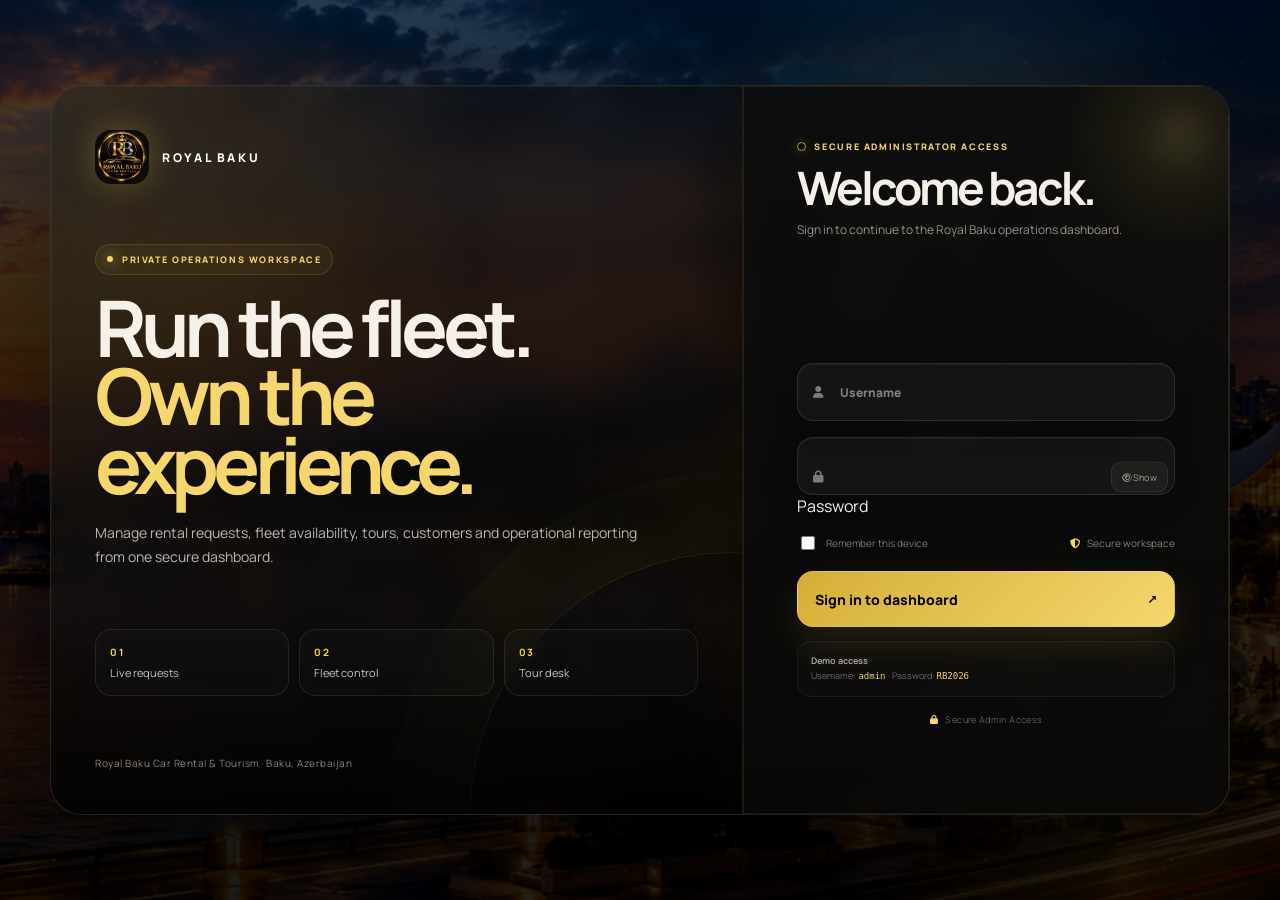
<file: admin-login.html>
<!doctype html>
<html lang="en">
<head><meta charset="utf-8"><meta name="viewport" content="width=device-width,initial-scale=1"><meta name="theme-color" content="#050505"><title>Royal Baku — Admin Login</title><link rel="stylesheet" href="styles.css"><link rel="stylesheet" href="quality-fixes.css"><link rel="stylesheet" href="admin-login-premium.css"><link rel="stylesheet" href="https://cdnjs.cloudflare.com/ajax/libs/font-awesome/6.7.2/css/all.min.css" crossorigin="anonymous" referrerpolicy="no-referrer">
<script src="rb-data.js"></script></head>
<body class="admin-page auth-redesign">
<div class="site-bg"></div><div class="grain"></div>
<section class="admin-auth-screen" aria-label="Admin login">
  <div class="auth-backdrop"></div>
  <div class="admin-auth-shell">
    <div class="admin-auth-showcase">
      <a class="admin-auth-brand" href="index.html"><img src="assets/royal-baku-logo.png" alt="Royal Baku logo"><span>ROYAL BAKU</span></a>
      <div class="auth-showcase-copy"><span class="eyebrow">Private operations workspace</span><h1>Run the fleet.<br><span>Own the experience.</span></h1><p>Manage rental requests, fleet availability, tours, customers and operational reporting from one secure dashboard.</p></div>
      <div class="auth-feature-row"><div><strong>01</strong><span>Live requests</span></div><div><strong>02</strong><span>Fleet control</span></div><div><strong>03</strong><span>Tour desk</span></div></div>
      <div class="auth-footer-note">Royal Baku Car Rental &amp; Tourism · Baku, Azerbaijan</div>
    </div>
    <div class="admin-auth-card">
      <div class="auth-kicker">Secure administrator access</div><h2>Welcome back.</h2><p class="auth-lead">Sign in to continue to the Royal Baku operations dashboard.</p>
      <form id="loginForm" class="admin-login-form" novalidate>
        <div id="adminLoginError" class="admin-error" role="alert">Incorrect username or password.</div>
        <label class="admin-field"><i class="fa-solid fa-user" aria-hidden="true"></i><input class="input" id="adminUsername" name="username" type="text" autocomplete="username" placeholder=" " aria-label="Username" required><span>Username</span></label>
        <label class="admin-field"><i class="fa-solid fa-lock" aria-hidden="true"></i><div class="admin-input-wrap"><input class="input" id="adminPassword" name="password" type="password" autocomplete="current-password" placeholder=" " aria-label="Password" required><button class="password-toggle" id="togglePassword" type="button" aria-label="Show password"><i class="fa-regular fa-eye" aria-hidden="true"></i><span class="toggle-text">Show</span></button><span>Password</span></div></label>
        <div class="auth-meta-row"><label><input id="rememberAdmin" type="checkbox"> <span>Remember this device</span></label><span class="secure-mini"><i class="fa-solid fa-shield-halved" aria-hidden="true"></i> Secure workspace</span></div>
        <button class="btn btn-primary auth-submit" id="loginSubmit" type="submit"><span class="submit-label">Sign in to dashboard</span><span class="submit-icon">↗</span><span class="spinner" aria-hidden="true"></span></button>
        <div class="auth-demo-note"><b>Demo access</b><br>Username: <code>admin</code> · Password: <code>RB2026</code></div>
        <div class="auth-security-note"><i class="fa-solid fa-lock" aria-hidden="true"></i> Secure Admin Access</div>
      </form>
    </div>
  </div>
</section>
<script src="admin-login.js"></script><script src="quality-fixes.js"></script></body></html>
</file>
<file: styles.css>
@import url('https://fonts.googleapis.com/css2?family=Manrope:wght@400;500;600;700;800&family=Plus+Jakarta+Sans:wght@400;500;600;700;800&display=swap');
:root{--bg:#050505;--surface:#0e0e0f;--surface2:#151515;--gold:#d4af5a;--gold2:#f2d17a;--text:#f5f1e8;--muted:#9e9a92;--line:rgba(212,175,90,.22);--radius:24px;--shadow:0 24px 80px rgba(0,0,0,.45)}
*{box-sizing:border-box}html{scroll-behavior:auto}body{margin:0;background:var(--bg);color:var(--text);font-family:Manrope,system-ui,sans-serif;overflow-x:hidden}a{text-decoration:none;color:inherit}button{font:inherit}.site-bg{position:fixed;inset:0;pointer-events:none;z-index:-2;background:radial-gradient(65% 55% at 80% 0%,rgba(212,175,90,.08),transparent 65%),radial-gradient(40% 40% at 10% 20%,rgba(255,255,255,.04),transparent 70%),var(--bg)}.grain{position:fixed;inset:-50%;pointer-events:none;z-index:20;opacity:.035;background-image:url('data:image/svg+xml,%3Csvg xmlns="http://www.w3.org/2000/svg" width="160" height="160" viewBox="0 0 160 160"%3E%3Cfilter id="n"%3E%3CfeTurbulence type="fractalNoise" baseFrequency=".8" numOctaves="3" stitchTiles="stitch"/%3E%3C/filter%3E%3Crect width="100%25" height="100%25" filter="url(%23n)" opacity=".55"/%3E%3C/svg%3E');transform:rotate(7deg)}
.nav{position:fixed;top:18px;left:50%;transform:translateX(-50%);width:min(1180px,calc(100% - 32px));z-index:30;display:flex;align-items:center;justify-content:space-between;padding:12px 14px 12px 18px;border:1px solid rgba(255,255,255,.08);border-radius:999px;background:rgba(9,9,9,.58);backdrop-filter:blur(18px);transition:.35s ease}.nav.scrolled{top:10px;background:rgba(8,8,8,.86);box-shadow:0 14px 50px rgba(0,0,0,.38)}.brand{display:flex;align-items:center;gap:10px;font-weight:800;letter-spacing:.08em}.brand-mark{width:34px;height:34px;object-fit:cover;border-radius:50%;border:1px solid rgba(212,175,90,.55)}.nav-links{display:flex;gap:8px;align-items:center}.nav-links a{font-size:13px;color:#c4c0b9;padding:10px 12px;border-radius:999px;transition:.25s}.nav-links a:hover,.nav-links a.active{color:var(--text);background:rgba(255,255,255,.05)}.nav-cta{background:var(--gold);color:#120f08!important;font-weight:800!important}.menu-btn{display:none;background:none;border:0;color:var(--text);font-size:26px}
.page{min-height:100vh}.container{width:min(1180px,calc(100% - 40px));margin:auto}.eyebrow{font-size:12px;letter-spacing:.22em;text-transform:uppercase;color:var(--gold2);font-weight:800}.display{font-family:'Plus Jakarta Sans',sans-serif;letter-spacing:-.055em;font-size:clamp(3.8rem,8.2vw,8.6rem);line-height:.9;margin:16px 0}.display span{color:var(--gold2)}.lede{font-size:clamp(16px,1.65vw,20px);line-height:1.65;color:#b8b3aa;max-width:650px}.btn{display:inline-flex;align-items:center;gap:10px;padding:14px 18px;border-radius:999px;border:1px solid var(--line);font-size:14px;font-weight:800;transition:transform .25s,box-shadow .25s,background .25s}.btn:hover{transform:translateY(-2px)}.btn-primary{background:var(--gold);color:#0d0b08;box-shadow:0 12px 30px rgba(212,175,90,.13)}.btn-secondary{background:rgba(255,255,255,.03)}.section{padding:120px 0;position:relative}.section-title{font-family:'Plus Jakarta Sans';font-size:clamp(2.3rem,5vw,5.2rem);letter-spacing:-.055em;line-height:.95;margin:8px 0 18px}.muted{color:var(--muted)}
.hero{min-height:100svh;display:flex;align-items:center;position:relative;overflow:hidden;padding-top:110px}.hero-canvas{position:absolute;inset:0;z-index:-1}.hero-photo{position:absolute;right:-4vw;top:13vh;width:min(62vw,850px);height:74vh;border-radius:40px;object-fit:cover;opacity:.65;filter:saturate(.86) contrast(1.08);mask-image:linear-gradient(90deg,transparent 0%,#000 20%,#000 88%,transparent 100%);transform:translate3d(0,0,0) scale(1.02)}.hero-sheen{position:absolute;inset:0;background:linear-gradient(90deg,#050505 0%,rgba(5,5,5,.92) 24%,rgba(5,5,5,.3) 60%,rgba(5,5,5,.72) 100%),linear-gradient(0deg,#050505 2%,transparent 28%,transparent 80%,#050505 100%)}.hero-inner{display:grid;grid-template-columns:1.05fr .95fr;align-items:center;gap:40px;width:100%;position:relative;z-index:2}.hero-copy{padding-bottom:70px}.hero-logo-wrap{justify-self:end;position:relative;width:min(34vw,430px);aspect-ratio:1/1;transform-style:preserve-3d;perspective:1200px}.hero-logo{width:100%;height:100%;object-fit:contain;filter:drop-shadow(0 30px 60px rgba(0,0,0,.55)) drop-shadow(0 0 36px rgba(212,175,90,.13));transform:translateZ(45px)}.orbit{position:absolute;inset:-5%;border:1px solid rgba(212,175,90,.18);border-radius:50%;box-shadow:0 0 60px rgba(212,175,90,.06)}.hero-actions{display:flex;gap:10px;flex-wrap:wrap;margin-top:28px}.scroll-hint{position:absolute;bottom:26px;left:0;display:flex;align-items:center;gap:12px;color:#8f8a82;font-size:12px;letter-spacing:.16em;text-transform:uppercase}.scroll-line{height:1px;width:56px;background:linear-gradient(90deg,var(--gold),transparent)}
.statbar{display:grid;grid-template-columns:repeat(4,1fr);border-top:1px solid var(--line);border-bottom:1px solid rgba(255,255,255,.08)}.stat{padding:28px 20px;border-right:1px solid rgba(255,255,255,.08)}.stat:last-child{border-right:0}.stat b{font-size:32px;letter-spacing:-.05em}.stat small{display:block;color:var(--muted);margin-top:6px}
.showcase{display:grid;grid-template-columns:.95fr 1.05fr;gap:50px;align-items:center}.showcase-media{height:620px;border-radius:32px;overflow:hidden;position:relative;box-shadow:var(--shadow);background:#0b0b0b}.showcase-media img{width:100%;height:100%;object-fit:cover;transition:transform 1s}.showcase-media:hover img{transform:scale(1.03)}.media-tag{position:absolute;top:20px;left:20px;padding:8px 12px;border:1px solid rgba(255,255,255,.1);background:rgba(4,4,4,.55);backdrop-filter:blur(12px);border-radius:999px;font-size:11px;letter-spacing:.12em;text-transform:uppercase}.spec-grid{display:grid;grid-template-columns:repeat(2,1fr);gap:12px;margin:30px 0}.spec{padding:18px;border:1px solid rgba(255,255,255,.08);background:rgba(255,255,255,.02);border-radius:18px}.spec span{display:block;font-size:11px;text-transform:uppercase;letter-spacing:.14em;color:#858078;margin-bottom:7px}.spec b{font-size:16px}
.cards{display:grid;grid-template-columns:repeat(3,1fr);gap:16px}.card{border:1px solid rgba(255,255,255,.08);background:linear-gradient(145deg,rgba(255,255,255,.035),rgba(255,255,255,.012));border-radius:24px;overflow:hidden;transition:transform .35s,border-color .35s,box-shadow .35s}.card:hover{transform:translateY(-8px);border-color:rgba(212,175,90,.32);box-shadow:0 25px 65px rgba(0,0,0,.3)}.card-img{height:250px;position:relative;overflow:hidden}.card-img img{width:100%;height:100%;object-fit:cover;transition:transform .6s}.card:hover .card-img img{transform:scale(1.05)}.card-body{padding:20px}.card-meta{display:flex;justify-content:space-between;gap:10px;color:#8d8880;font-size:12px;margin-bottom:9px}.card h3{margin:0;font-family:'Plus Jakarta Sans';font-size:24px;letter-spacing:-.04em}.card p{color:#9d9890;line-height:1.6;margin:10px 0 16px}.price{color:var(--gold2);font-weight:800}
.feature-band{border:1px solid rgba(212,175,90,.17);background:radial-gradient(90% 160% at 100% 0%,rgba(212,175,90,.11),transparent 40%),#0b0b0b;border-radius:32px;padding:40px;display:grid;grid-template-columns:1.4fr .6fr;gap:30px;align-items:end;overflow:hidden;position:relative}.feature-band:after{content:"";position:absolute;width:300px;height:300px;border-radius:50%;border:1px solid rgba(212,175,90,.15);right:-70px;top:-170px}.band-number{font-size:8rem;font-family:'Plus Jakarta Sans';letter-spacing:-.12em;opacity:.12;line-height:.6;justify-self:end}
.tour-grid{display:grid;grid-template-columns:1.3fr 1fr 1fr;gap:14px}.tour{min-height:420px;border-radius:26px;overflow:hidden;position:relative;border:1px solid rgba(255,255,255,.09);background:#111}.tour:first-child{min-height:620px;grid-row:span 2}.tour img{width:100%;height:100%;object-fit:cover;filter:saturate(.86);transition:transform .8s}.tour:hover img{transform:scale(1.045)}.tour:after{content:"";position:absolute;inset:0;background:linear-gradient(0deg,rgba(0,0,0,.88),rgba(0,0,0,.05) 65%)}.tour-content{position:absolute;inset:auto 20px 20px;z-index:2}.tour-content h3{font-size:30px;letter-spacing:-.045em;margin:4px 0}.tour-content p{color:#c0bbb2;line-height:1.55;margin:0}.tour-price{color:var(--gold2);font-weight:800;margin-top:10px}
.page-hero{padding:190px 0 80px;border-bottom:1px solid rgba(255,255,255,.07);background:radial-gradient(50% 80% at 70% 10%,rgba(212,175,90,.1),transparent 70%)}.page-hero .display{max-width:1050px}.grid-6{display:grid;grid-template-columns:repeat(2,1fr);gap:18px}.service-card{padding:26px;border-radius:26px;border:1px solid rgba(255,255,255,.08);background:#0c0c0c;min-height:290px;position:relative;overflow:hidden}.service-card:before{content:"";position:absolute;width:190px;height:190px;border-radius:50%;right:-60px;top:-70px;border:1px solid rgba(212,175,90,.14)}.service-num{font-size:12px;letter-spacing:.2em;color:var(--gold2)}.service-card h3{font-family:'Plus Jakarta Sans';font-size:32px;letter-spacing:-.05em;margin:70px 0 10px}.service-card p{color:#a7a39c;line-height:1.65;max-width:470px}
.fleet-filter{display:flex;gap:8px;flex-wrap:wrap;margin:26px 0 38px}.filter{border:1px solid rgba(255,255,255,.08);background:#0c0c0c;border-radius:999px;padding:10px 14px;color:#aaa49c;cursor:pointer}.filter.active{background:var(--gold);color:#111}.fleet-grid{display:grid;grid-template-columns:repeat(3,1fr);gap:18px}.fleet-card{border-radius:28px;background:#0c0c0c;border:1px solid rgba(255,255,255,.08);overflow:hidden;transition:.35s}.fleet-card:hover{transform:translateY(-6px);border-color:rgba(212,175,90,.3)}.fleet-image{height:280px;overflow:hidden}.fleet-image img{width:100%;height:100%;object-fit:cover;transition:.7s}.fleet-card:hover img{transform:scale(1.06)}.fleet-info{padding:20px}.fleet-info h3{font-size:25px;letter-spacing:-.04em;margin:0}.chips{display:flex;gap:7px;flex-wrap:wrap;margin:12px 0}.chip{font-size:11px;padding:6px 9px;border-radius:999px;background:rgba(255,255,255,.04);color:#9b968e}.fleet-info .row{display:flex;justify-content:space-between;align-items:center;margin-top:16px}
.timeline{display:grid;grid-template-columns:repeat(4,1fr);gap:12px}.timeline-card{padding:20px;border:1px solid rgba(255,255,255,.08);border-radius:22px;background:#0c0c0c;min-height:240px}.timeline-card strong{font-size:34px;color:var(--gold2);display:block}.timeline-card h3{margin:18px 0 8px;font-size:22px}.timeline-card p{color:#9f9a92;line-height:1.55;margin:0}.tour-large{display:grid;grid-template-columns:1.15fr .85fr;gap:30px;align-items:stretch}.tour-large-media{min-height:540px;border-radius:30px;overflow:hidden}.tour-large-media img{width:100%;height:100%;object-fit:cover}.tour-large-copy{padding:30px;border:1px solid rgba(255,255,255,.08);border-radius:30px;background:#0c0c0c;display:flex;flex-direction:column;justify-content:flex-end}.tour-large-copy h3{font-size:42px;letter-spacing:-.055em;margin:12px 0}.tour-large-copy p{color:#a9a49c;line-height:1.7}.tour-grid-small{display:grid;grid-template-columns:repeat(3,1fr);gap:16px;margin-top:16px}
.contact-grid{display:grid;grid-template-columns:1fr 1fr;gap:22px}.contact-panel{padding:28px;border:1px solid rgba(255,255,255,.08);border-radius:26px;background:#0c0c0c}.contact-item{padding:18px 0;border-bottom:1px solid rgba(255,255,255,.07)}.contact-item:last-child{border-bottom:0}.contact-item small{display:block;color:#77716a;text-transform:uppercase;letter-spacing:.15em;font-size:10px;margin-bottom:8px}.contact-item a,.contact-item b{font-size:18px}.form{display:grid;gap:12px}.input{width:100%;padding:15px 16px;border-radius:16px;border:1px solid rgba(255,255,255,.08);background:#090909;color:var(--text);outline:none}.input:focus{border-color:rgba(212,175,90,.4)}textarea.input{min-height:140px;resize:vertical}.map-card{min-height:320px;border-radius:26px;border:1px solid rgba(255,255,255,.08);background:radial-gradient(circle at 30% 30%,rgba(212,175,90,.11),transparent 30%),linear-gradient(145deg,#121212,#090909);display:flex;align-items:flex-end;padding:26px;position:relative;overflow:hidden}.map-card:before,.map-card:after{content:"";position:absolute;border:1px solid rgba(212,175,90,.14);border-radius:50%}.map-card:before{width:520px;height:520px;left:-280px;top:-120px}.map-card:after{width:300px;height:300px;right:-120px;bottom:-170px}
.footer{padding:42px 0 55px;border-top:1px solid rgba(255,255,255,.08);margin-top:40px}.footer-grid{display:grid;grid-template-columns:1.4fr 1fr 1fr 1fr;gap:26px}.footer p{color:#8e8981;line-height:1.6;max-width:380px}.footer h4{margin:0 0 12px;color:#d9d4cc}.footer a{display:block;color:#8f8a82;padding:5px 0;font-size:14px}.tiny{font-size:12px;color:#68635d;margin-top:30px}
.reveal{opacity:1;transform:none}.magnet{will-change:transform}
@media(max-width:980px){.nav-links{display:none}.menu-btn{display:block}.hero-inner,.showcase,.tour-large,.contact-grid{grid-template-columns:1fr}.hero-logo-wrap{justify-self:start;width:min(64vw,390px);margin-top:20px}.hero-photo{right:-12vw;width:100vw;opacity:.34}.hero-copy{padding-bottom:30px}.statbar{grid-template-columns:repeat(2,1fr)}.stat{border-bottom:1px solid rgba(255,255,255,.08)}.cards,.fleet-grid{grid-template-columns:repeat(2,1fr)}.tour-grid{grid-template-columns:1fr 1fr}.tour:first-child{grid-row:auto}.timeline{grid-template-columns:repeat(2,1fr)}.footer-grid{grid-template-columns:repeat(2,1fr)}}
@media(max-width:640px){.container{width:min(100% - 28px,1180px)}.nav{width:calc(100% - 20px)}.hero{padding-top:100px}.display{font-size:clamp(3.1rem,16vw,5.2rem)}.section{padding:82px 0}.hero-logo-wrap{width:82vw;max-width:360px}.statbar{grid-template-columns:1fr 1fr}.stat{padding:22px 12px}.stat b{font-size:24px}.cards,.fleet-grid,.tour-grid,.timeline,.grid-6,.tour-grid-small{grid-template-columns:1fr}.feature-band{grid-template-columns:1fr;padding:28px}.band-number{display:none}.showcase-media{height:420px}.fleet-image,.card-img{height:220px}.fleet-card.is-open .fleet-image{height:260px}.page-hero{padding:155px 0 65px}.tour-large-media{min-height:380px}.tour-large-copy h3{font-size:34px}.contact-grid{gap:14px}.footer-grid{grid-template-columns:1fr}.footer{padding-bottom:35px}}

/* Reliability / accessibility patches */
.motion-ready .reveal{opacity:1;transform:none}
.motion-fallback .reveal{opacity:1;transform:none}
.mobile-menu{position:fixed;inset:0;z-index:29;display:flex;align-items:flex-start;justify-content:center;padding:86px 18px 24px;background:rgba(5,5,5,.76);backdrop-filter:blur(22px);opacity:0;pointer-events:none;transition:opacity .25s ease}
.mobile-menu-inner{width:min(680px,100%);padding:16px;border:1px solid rgba(255,255,255,.08);border-radius:28px;background:rgba(10,10,10,.96);box-shadow:0 24px 90px rgba(0,0,0,.5);transform:translateY(-10px);transition:transform .25s ease}
.mobile-menu a{display:flex;align-items:center;justify-content:space-between;padding:15px 16px;border-radius:16px;color:#cfcac2;font-size:15px}
.mobile-menu a:hover,.mobile-menu a.active{background:rgba(255,255,255,.05);color:#fff}
.mobile-menu .nav-cta{margin-top:8px;background:var(--gold);color:#111!important;justify-content:center;font-weight:800}
.menu-open .mobile-menu{opacity:1;pointer-events:auto}
.menu-open .mobile-menu-inner{transform:none}
.menu-open{overflow:hidden}
.img-fallback{object-fit:cover;background:radial-gradient(circle at 65% 35%,rgba(212,175,90,.14),transparent 26%),linear-gradient(145deg,#191919,#050505)}
img{background:#0c0c0c}
.hero-logo{transition:transform .18s ease-out}
@media(max-width:980px){.menu-btn{display:block}.nav-links{display:none}}
@media(min-width:981px){.mobile-menu{display:none!important}}
@media(prefers-reduced-motion:reduce){*,*::before,*::after{scroll-behavior:auto!important;animation:none!important;transition:none!important}}

/* Enhanced 3D brand treatment */
.hero-logo-stage{position:absolute;right:3vw;top:50%;width:min(45vw,620px);aspect-ratio:1;transform:translateY(-50%);z-index:1;pointer-events:none;perspective:1400px;transform-style:preserve-3d;display:grid;place-items:center}
.hero-logo-3d{width:86%;height:86%;object-fit:contain;position:relative;z-index:4;transform:translateZ(55px) rotateX(0deg) rotateY(0deg);filter:drop-shadow(0 28px 44px rgba(0,0,0,.65)) drop-shadow(0 0 28px rgba(212,175,90,.2));will-change:transform;animation:logoFloat 7s ease-in-out infinite}
.logo-shadow{position:absolute;width:58%;height:10%;left:21%;bottom:9%;z-index:0;border-radius:50%;background:radial-gradient(ellipse,rgba(0,0,0,.72) 0%,rgba(0,0,0,.18) 48%,transparent 72%);filter:blur(14px);transform:translateZ(-70px) rotateX(72deg);opacity:.9}
.logo-aura{position:absolute;width:72%;height:72%;border-radius:50%;z-index:0;background:radial-gradient(circle,rgba(212,175,90,.16) 0%,rgba(212,175,90,.07) 30%,rgba(212,175,90,0) 68%);filter:blur(10px);animation:auraPulse 5.5s ease-in-out infinite}
.logo-ring{position:absolute;inset:8%;border-radius:50%;border:1px solid rgba(242,209,122,.25);box-shadow:0 0 55px rgba(212,175,90,.08),inset 0 0 28px rgba(212,175,90,.035);transform-style:preserve-3d}
.logo-ring-a{z-index:1;transform:rotateX(72deg) rotateZ(8deg) translateZ(5px);animation:ringSpinA 16s linear infinite}
.logo-ring-b{inset:14%;z-index:2;border-color:rgba(255,255,255,.1);transform:rotateY(72deg) rotateZ(-12deg) translateZ(10px);animation:ringSpinB 19s linear infinite reverse}
@keyframes logoFloat{0%,100%{transform:translate3d(0,0,55px) rotateX(0deg) rotateY(-2deg) rotateZ(0deg)}50%{transform:translate3d(0,-12px,78px) rotateX(2deg) rotateY(3deg) rotateZ(.6deg)}}
@keyframes auraPulse{0%,100%{transform:scale(.95);opacity:.65}50%{transform:scale(1.05);opacity:1}}
@keyframes ringSpinA{to{transform:rotateX(72deg) rotateZ(368deg) translateZ(5px)}}
@keyframes ringSpinB{to{transform:rotateY(72deg) rotateZ(-372deg) translateZ(10px)}}
@media(max-width:980px){.hero-logo-stage{right:-5vw;top:43%;width:min(74vw,500px);opacity:.74}.hero-copy{position:relative;z-index:5}.hero-logo-3d{width:80%;height:80%}}
@media(max-width:640px){.hero-logo-stage{right:-16vw;top:42%;width:95vw;opacity:.48}.logo-ring{inset:11%}.logo-ring-b{inset:17%}.hero-logo-3d{width:78%;height:78%}}
@media(prefers-reduced-motion:reduce){.hero-logo-3d,.logo-aura,.logo-ring-a,.logo-ring-b{animation:none}}

/* Interactive fleet details + booking */
.fleet-card{cursor:pointer;position:relative;transform-origin:center bottom;transition:transform .45s cubic-bezier(.2,.8,.2,1),border-color .35s ease,box-shadow .45s ease}.fleet-card:focus-visible{outline:2px solid rgba(242,209,122,.75);outline-offset:4px}.fleet-card.is-open{grid-column:span 1;border-color:rgba(212,175,90,.42);box-shadow:0 30px 90px rgba(0,0,0,.42);transform:translateY(-8px)}.fleet-card.is-open .fleet-image{height:330px}.fleet-card.is-open .fleet-image img{transform:scale(1.045) translateY(-18px)}.fleet-card.is-open .fleet-info{padding-top:24px}.fleet-card:not(.is-open)::after{content:'SELECT VEHICLE';position:absolute;top:16px;left:16px;padding:7px 10px;border-radius:999px;border:1px solid rgba(212,175,90,.24);background:rgba(0,0,0,.45);backdrop-filter:blur(8px);font-size:9px;letter-spacing:.14em;font-weight:800;color:#d4af5a;opacity:0;transform:translateY(4px);transition:.3s ease;pointer-events:none}.fleet-card:hover:not(.is-open)::after,.fleet-card:focus-visible:not(.is-open)::after{opacity:1;transform:translateY(0)}.fleet-card-top{display:flex;gap:14px;justify-content:space-between;align-items:flex-start}.fleet-card-top .eyebrow{font-size:9px;letter-spacing:.16em;margin-bottom:8px}.price-badge{font-size:11px;color:var(--gold2);white-space:nowrap;padding:8px 10px;border:1px solid rgba(212,175,90,.18);border-radius:999px;background:rgba(212,175,90,.05)}.vehicle-details{display:grid;grid-template-rows:0fr;opacity:0;transition:grid-template-rows .5s ease,opacity .35s ease;padding-top:0}.vehicle-details>*{min-height:0;overflow:hidden}.fleet-card.is-open .vehicle-details{grid-template-rows:1fr;opacity:1;padding-top:16px}.vehicle-specs{display:grid;grid-template-columns:repeat(2,1fr);gap:8px;margin-bottom:16px}.vehicle-specs div{padding:11px;border-radius:14px;background:rgba(255,255,255,.025);border:1px solid rgba(255,255,255,.06)}.vehicle-specs small{display:block;font-size:9px;text-transform:uppercase;letter-spacing:.12em;color:#77716a;margin-bottom:4px}.vehicle-specs b{font-size:12px;color:#e9e3d9}.vehicle-details p{font-size:13px;line-height:1.65;color:#9f9a92;margin:0 0 14px}.vehicle-details .btn{width:100%;justify-content:center}.booking-page{padding:160px 0 90px}.booking-layout{display:grid;grid-template-columns:1fr .9fr;gap:22px;align-items:start}.booking-visual{position:sticky;top:100px;border:1px solid rgba(255,255,255,.08);background:#0a0a0a;border-radius:30px;overflow:hidden;box-shadow:var(--shadow)}.booking-visual-media{height:510px;position:relative;background:#111;overflow:hidden}.booking-visual-media img{width:100%;height:100%;object-fit:cover}.booking-visual-overlay{position:absolute;inset:auto 0 0;padding:26px;background:linear-gradient(0deg,rgba(0,0,0,.92),transparent)}.booking-visual-overlay h2{font-size:42px;letter-spacing:-.05em;margin:8px 0}.booking-price{font-size:30px;font-weight:800;color:var(--gold2)}.booking-summary{padding:22px;border-top:1px solid rgba(255,255,255,.08)}.booking-form-card{padding:28px;border:1px solid rgba(255,255,255,.08);border-radius:30px;background:#0c0c0c}.booking-form{display:grid;gap:14px}.form-row{display:grid;grid-template-columns:1fr 1fr;gap:12px}.field{display:grid;gap:7px}.field label{font-size:11px;text-transform:uppercase;letter-spacing:.12em;color:#817b73}.field .input,.field select{width:100%;padding:14px 15px;border-radius:15px;border:1px solid rgba(255,255,255,.09);background:#080808;color:var(--text);outline:none}.booking-options{display:grid;grid-template-columns:repeat(2,1fr);gap:10px}.option-card{position:relative;padding:15px;border:1px solid rgba(255,255,255,.08);border-radius:16px;background:#090909}.option-card input{position:absolute;inset:0;opacity:0;cursor:pointer}.option-card:has(input:checked){border-color:rgba(212,175,90,.5);background:rgba(212,175,90,.06)}.option-card b{display:block;font-size:14px;margin-bottom:5px}.option-card span{font-size:11px;color:#918b83}.quote{padding:18px;border-radius:18px;background:linear-gradient(145deg,rgba(212,175,90,.1),rgba(212,175,90,.03));border:1px solid rgba(212,175,90,.18)}.quote-line{display:flex;justify-content:space-between;gap:14px;margin:7px 0;color:#a39e96;font-size:13px}.quote-line.total{padding-top:12px;margin-top:10px;border-top:1px solid rgba(212,175,90,.16);color:#fff;font-size:18px;font-weight:800}.booking-note{font-size:11px;color:#77716a;line-height:1.55}.whatsapp-btn{width:100%;justify-content:center;background:#d4af5a;color:#111}.booking-success{display:none;padding:18px;border-radius:18px;border:1px solid rgba(212,175,90,.22);background:rgba(212,175,90,.06);color:#ddd4c3;line-height:1.55}.booking-success.show{display:block}
@media(max-width:980px){.booking-layout{grid-template-columns:1fr}.booking-visual{position:relative;top:auto}.booking-visual-media{height:430px}}
@media(max-width:640px){.fleet-card.is-open{grid-column:auto}.fleet-card-top{flex-direction:column}.price-badge{align-self:flex-start}.vehicle-specs,.booking-options,.form-row{grid-template-columns:1fr}.booking-page{padding:145px 0 70px}.booking-visual-media{height:340px}.booking-visual-overlay h2{font-size:32px}}

/* Tour interactive card behavior */
.tour-card{cursor:pointer;position:relative;transform-origin:center bottom;transition:transform .45s cubic-bezier(.2,.8,.2,1),border-color .35s ease,box-shadow .45s ease}.tour-card:focus-visible{outline:2px solid rgba(242,209,122,.75);outline-offset:4px}.tour-card.is-open{border-color:rgba(212,175,90,.42);box-shadow:0 30px 90px rgba(0,0,0,.42);transform:translateY(-8px)}.tour-feature{display:grid;grid-template-columns:1.15fr .85fr;gap:0;border:1px solid rgba(255,255,255,.08);border-radius:30px;overflow:hidden;background:#0c0c0c}.tour-feature-media{min-height:540px;overflow:hidden;background:#111}.tour-feature-media img{width:100%;height:100%;object-fit:cover;transition:transform .7s ease}.tour-feature:hover .tour-feature-media img{transform:scale(1.045)}.tour-feature.is-open .tour-feature-media img{transform:scale(1.06) translateY(-16px)}.tour-feature-copy{padding:32px;display:flex;flex-direction:column;justify-content:flex-end;position:relative}.tour-feature-copy h3{font-size:44px;letter-spacing:-.055em;margin:10px 0}.tour-head{display:flex;justify-content:space-between;gap:12px;align-items:flex-start}.tour-price-badge{font-size:11px;color:var(--gold2);white-space:nowrap;padding:9px 11px;border:1px solid rgba(212,175,90,.18);border-radius:999px;background:rgba(212,175,90,.05);font-weight:800}.tour-feature-copy>p,.card-body>p{color:#a9a49c;line-height:1.7}.tour-details{display:grid;grid-template-rows:0fr;opacity:0;transition:grid-template-rows .5s ease,opacity .35s ease;padding-top:0}.tour-details>*{min-height:0;overflow:hidden}.tour-card.is-open .tour-details{grid-template-rows:1fr;opacity:1;padding-top:16px}.tour-specs{display:grid;grid-template-columns:repeat(2,1fr);gap:8px;margin-bottom:14px}.tour-specs div{padding:11px;border-radius:14px;background:rgba(255,255,255,.025);border:1px solid rgba(255,255,255,.06)}.tour-specs small{display:block;font-size:9px;text-transform:uppercase;letter-spacing:.12em;color:#77716a;margin-bottom:4px}.tour-specs b{font-size:12px;color:#e9e3d9}.tour-details p{font-size:13px;line-height:1.65;color:#9f9a92;margin:0 0 14px}.tour-details .btn{width:100%;justify-content:center}.tour-tap{margin-top:14px;font-size:9px;text-transform:uppercase;letter-spacing:.16em;color:#6f6a64;transition:opacity .25s ease}.tour-card.is-open .tour-tap{opacity:0}.tour-feature.is-open .tour-tap{opacity:0}
@media(max-width:980px){.tour-feature{grid-template-columns:1fr}.tour-feature-media{min-height:420px}.tour-feature-copy h3{font-size:38px}}
@media(max-width:640px){.tour-feature-media{min-height:300px}.tour-feature-copy{padding:24px}.tour-feature-copy h3{font-size:32px}.tour-head{flex-direction:column}.tour-price-badge{align-self:flex-start}.tour-specs{grid-template-columns:1fr}}

/* ============================
   GLOBAL PREMIUM INTERACTIONS
   ============================ */
:root{--card-glow:rgba(212,175,90,.16);--card-lift:0 28px 80px rgba(0,0,0,.42)}
.card,.fleet-card,.tour,.tour-card,.tour-feature,.service-card,.option-card,.contact-item,.map-card,.booking-form-card,.booking-summary,.booking-visual,.booking-note,.feature-band,.spec,.stat,.filter,.quote-line{position:relative;isolation:isolate}
.card,.fleet-card,.tour,.tour-card,.tour-feature,.service-card,.option-card,.contact-item,.map-card,.booking-form-card,.booking-summary,.booking-visual,.booking-note,.feature-band,.spec,.stat,.filter,.quote-line{
  transition:transform .45s cubic-bezier(.22,.7,.2,1),border-color .45s ease,box-shadow .45s ease,background-color .45s ease,opacity .45s ease;
}
.card::before,.fleet-card::before,.tour::before,.tour-card::before,.tour-feature::before,.service-card::before,.option-card::before,.contact-item::before,.map-card::before,.booking-form-card::before,.booking-summary::before,.booking-visual::before,.booking-note::before,.feature-band::before,.spec::before,.stat::before,.quote-line::before{
  content:"";position:absolute;inset:0;border-radius:inherit;pointer-events:none;z-index:3;opacity:0;
  background:linear-gradient(120deg,transparent 0%,rgba(255,255,255,.03) 35%,rgba(212,175,90,.08) 50%,rgba(255,255,255,.02) 65%,transparent 100%);
  transform:translateX(-120%);transition:opacity .35s ease,transform .8s cubic-bezier(.2,.7,.2,1);
}
.card:hover,.fleet-card:hover,.tour:hover,.tour-card:hover,.tour-feature:hover,.service-card:hover,.option-card:hover,.contact-item:hover,.map-card:hover,.booking-form-card:hover,.booking-summary:hover,.booking-visual:hover,.booking-note:hover,.feature-band:hover,.spec:hover,.quote-line:hover{
  transform:translateY(-7px);
  border-color:rgba(212,175,90,.38);
  box-shadow:var(--card-lift),0 0 0 1px rgba(212,175,90,.04) inset;
}
.card:hover::before,.fleet-card:hover::before,.tour:hover::before,.tour-card:hover::before,.tour-feature:hover::before,.service-card:hover::before,.option-card:hover::before,.contact-item:hover::before,.map-card:hover::before,.booking-form-card:hover::before,.booking-summary:hover::before,.booking-visual:hover::before,.booking-note:hover::before,.feature-band:hover::before,.spec:hover::before,.quote-line:hover::before{opacity:1;transform:translateX(120%)}
.card .card-img,.fleet-card .fleet-image,.tour img,.tour-card img,.tour-feature-media img,.booking-visual-media img,.showcase-media img{transition:transform .75s cubic-bezier(.2,.7,.2,1),filter .5s ease}
.card:hover .card-img img,.fleet-card:hover .fleet-image img,.tour:hover img,.tour-card:hover img,.tour-feature:hover img,.booking-visual:hover img,.showcase-media:hover img{transform:scale(1.06)}
.service-card:hover .service-num,.tour-card:hover .tour-price,.card:hover .price,.fleet-card:hover .price,.contact-item:hover .eyebrow{letter-spacing:.16em;color:var(--gold2);transition:all .35s ease}
.service-card:hover:after,.feature-band:hover:after{transform:scale(1.08) rotate(10deg);opacity:1}
.service-card:after,.feature-band:after{transition:transform .6s ease,opacity .6s ease}
.filter:hover{transform:translateY(-3px) scale(1.02);border-color:rgba(212,175,90,.4);color:var(--text);box-shadow:0 12px 30px rgba(0,0,0,.2)}
.nav-links a,.btn,.magnet{transition:transform .35s cubic-bezier(.22,.7,.2,1),background-color .35s ease,color .35s ease,border-color .35s ease,box-shadow .35s ease}
.nav-links a:hover{transform:translateY(-2px)}
.btn:hover{transform:translateY(-3px) scale(1.015);box-shadow:0 16px 36px rgba(212,175,90,.14)}
.btn-primary:hover{box-shadow:0 18px 44px rgba(212,175,90,.24)}
.spec:hover{transform:translateY(-4px)}
.stat:hover{transform:translateY(-3px);background:rgba(255,255,255,.025)}

/* Subtle floating motion for interactive imagery */
.fleet-card:hover .fleet-image img,.tour-card:hover img,.tour:hover img{filter:saturate(1.03) contrast(1.04)}
.hero-logo-stage{transition:transform .7s cubic-bezier(.2,.7,.2,1),filter .5s ease}
.hero-logo-stage:hover{filter:drop-shadow(0 28px 70px rgba(0,0,0,.35))}

/* Touch devices: keep the cards polished without sticky hover */
@media (hover:none){
  .card:hover,.fleet-card:hover,.tour:hover,.tour-card:hover,.tour-feature:hover,.service-card:hover,.option-card:hover,.contact-item:hover,.map-card:hover,.booking-form-card:hover,.booking-summary:hover,.booking-visual:hover,.booking-note:hover,.feature-band:hover,.spec:hover,.stat:hover,.quote-line:hover{transform:none;box-shadow:none}
  .card:hover::before,.fleet-card:hover::before,.tour:hover::before,.tour-card:hover::before,.tour-feature:hover::before,.service-card:hover::before,.option-card:hover::before,.contact-item:hover::before,.map-card:hover::before,.booking-form-card:hover::before,.booking-summary:hover::before,.booking-visual:hover::before,.booking-note:hover::before,.feature-band:hover::before,.spec:hover::before,.quote-line:hover::before{opacity:0}
}

@media(prefers-reduced-motion:reduce){
  .card,.fleet-card,.tour,.tour-card,.tour-feature,.service-card,.option-card,.contact-item,.map-card,.booking-form-card,.booking-summary,.booking-visual,.booking-note,.feature-band,.spec,.stat,.filter,.quote-line,.btn,.nav-links a{transition:none!important}
}

/* --- Royal Baku v4 polish / functional UI layer --- */
:root{--gold:#d4af5a;--gold-hi:#f2d17a;--ivory:#f5f1e8;--muted:#9b9b9b;--panel:rgba(18,18,18,.72);--line:rgba(212,175,90,.18)}
html{scroll-behavior:smooth}
body{overflow-x:hidden}
button,.btn,a,.card,.fleet-card,.tour-card,.service-card,.timeline-card,.contact-item,.map-card,.option-card,.booking-form-card,.booking-summary{transition:transform .45s cubic-bezier(.22,.8,.22,1),box-shadow .45s ease,border-color .45s ease,background .45s ease,opacity .35s ease}
.card:hover,.fleet-card:hover,.tour-card:hover,.service-card:hover,.timeline-card:hover,.contact-item:hover,.map-card:hover,.option-card:hover{box-shadow:0 18px 60px rgba(0,0,0,.32),0 0 0 1px rgba(212,175,90,.12)}
.card:hover .card-img img,.fleet-card:hover .fleet-img img,.tour-card:hover img{transform:scale(1.035)}
.card-img img,.fleet-img img,.tour-card img{transition:transform .8s cubic-bezier(.2,.7,.2,1)}
.btn{position:relative;isolation:isolate;overflow:hidden}.btn:after{content:"";position:absolute;inset:-1px auto -1px -40%;width:28%;background:linear-gradient(100deg,transparent,rgba(255,255,255,.14),transparent);transform:skewX(-18deg);transition:transform .7s ease;z-index:-1}.btn:hover:after{transform:translateX(520%) skewX(-18deg)}
.nav.scrolled{background:rgba(5,5,5,.78);backdrop-filter:blur(18px);box-shadow:0 12px 45px rgba(0,0,0,.16)}
.progress-bar{position:fixed;top:0;left:0;width:0;height:2px;background:linear-gradient(90deg,var(--gold),var(--gold-hi));z-index:9999;box-shadow:0 0 14px rgba(242,209,122,.35)}

.trust-strip{display:grid;grid-template-columns:repeat(4,1fr);gap:12px;margin-top:30px}.trust-item{padding:18px 20px;border:1px solid var(--line);border-radius:20px;background:linear-gradient(180deg,rgba(255,255,255,.03),rgba(255,255,255,.015));text-align:left}.trust-item b{display:block;font-size:14px}.trust-item span{display:block;color:var(--muted);font-size:12px;margin-top:5px}
.faq-grid{display:grid;grid-template-columns:1fr 1fr;gap:14px}.faq-item{border:1px solid var(--line);border-radius:18px;background:rgba(15,15,15,.62);overflow:hidden}.faq-q{width:100%;text-align:left;background:none;border:0;color:var(--ivory);padding:20px 22px;font:inherit;font-weight:700;display:flex;justify-content:space-between;gap:20px;cursor:pointer}.faq-a{max-height:0;overflow:hidden;padding:0 22px;color:var(--muted);line-height:1.7;transition:max-height .45s ease,padding .45s ease}.faq-item.open .faq-a{max-height:260px;padding:0 22px 20px}.faq-q span{font-size:22px;color:var(--gold)}
.testimonial-grid{display:grid;grid-template-columns:repeat(3,1fr);gap:14px}.testimonial{padding:26px;border:1px solid var(--line);border-radius:22px;background:linear-gradient(145deg,rgba(255,255,255,.035),rgba(255,255,255,.012));position:relative;overflow:hidden}.testimonial:before{content:'“';position:absolute;right:18px;top:-8px;font-family:Georgia,serif;font-size:92px;color:rgba(212,175,90,.09)}.testimonial p{line-height:1.75;color:#c9c9c9}.testimonial b{display:block;margin-top:20px}.testimonial small{color:var(--muted)}
.booking-side-note{padding:16px 18px;border-radius:16px;border:1px solid var(--line);background:rgba(212,175,90,.035);font-size:13px;color:#bebebe}
.status-pill{display:inline-flex;align-items:center;gap:7px;padding:7px 11px;border-radius:999px;font-size:11px;letter-spacing:.06em;text-transform:uppercase;border:1px solid var(--line)}.status-pill.available:before{content:'';width:7px;height:7px;border-radius:50%;background:#75d991;box-shadow:0 0 12px rgba(117,217,145,.65)}.status-pill.pending:before{content:'';width:7px;height:7px;border-radius:50%;background:#e6bf60}.status-pill.booked:before{content:'';width:7px;height:7px;border-radius:50%;background:#d96a6a}
.calendar-note{margin-top:10px;color:var(--muted);font-size:12px}.field-error{display:none;color:#f08c8c;font-size:12px;margin-top:6px}.field.invalid .field-error{display:block}.input.invalid{border-color:rgba(240,140,140,.45)}
.admin-shell{min-height:100vh;padding:110px 0 70px}.admin-layout{display:grid;grid-template-columns:220px 1fr;gap:24px}.admin-side,.admin-panel{border:1px solid var(--line);border-radius:24px;background:rgba(10,10,10,.74);backdrop-filter:blur(14px)}.admin-side{padding:18px;align-self:start;position:sticky;top:90px}.admin-side button{width:100%;padding:12px 14px;background:transparent;border:0;color:#cfcfcf;text-align:left;border-radius:12px;cursor:pointer}.admin-side button.active,.admin-side button:hover{background:rgba(212,175,90,.08);color:var(--gold-hi)}.admin-panel{padding:26px;min-height:520px}.admin-kpis{display:grid;grid-template-columns:repeat(4,1fr);gap:12px}.kpi{padding:20px;border:1px solid var(--line);border-radius:18px;background:rgba(255,255,255,.02)}.kpi small{display:block;color:var(--muted)}.kpi strong{display:block;font-size:30px;margin-top:8px}.admin-table{width:100%;border-collapse:collapse;margin-top:20px}.admin-table th,.admin-table td{text-align:left;padding:12px 9px;border-bottom:1px solid rgba(255,255,255,.06);font-size:13px}.admin-table th{color:var(--muted);font-weight:600}.admin-table select{background:#111;color:#eee;border:1px solid var(--line);border-radius:9px;padding:7px 8px}.empty-state{padding:48px;text-align:center;color:var(--muted);border:1px dashed var(--line);border-radius:18px}.admin-login{max-width:460px;margin:0 auto;padding:32px;border:1px solid var(--line);border-radius:28px;background:rgba(10,10,10,.8)}
@media (max-width:900px){.trust-strip,.testimonial-grid{grid-template-columns:1fr 1fr}.faq-grid{grid-template-columns:1fr}.admin-layout{grid-template-columns:1fr}.admin-side{position:static}.admin-kpis{grid-template-columns:1fr 1fr}}
@media (max-width:620px){.trust-strip,.testimonial-grid,.admin-kpis{grid-template-columns:1fr}.admin-panel{padding:18px;overflow-x:auto}.admin-table{min-width:760px}}

/* v6 layout safety: prevent text from escaping narrow screens */
html,body{max-width:100%;overflow-x:hidden}
img,video,svg,canvas{max-width:100%}
button,input,select,textarea{max-width:100%}
.nav,.brand,.nav-links,.hero-inner,.hero-copy,.section-title,.display,.lede,.card-body,.fleet-info,.tour-content,.tour-large-copy,.service-card,.contact-panel,.booking-form-card,.booking-summary,.admin-shell{min-width:0}
.brand span{min-width:0;overflow:hidden;text-overflow:ellipsis;white-space:nowrap}
.display,.section-title,h1,h2,h3,h4,p,.lede,.muted,.card p,.fleet-info p,.tour-large-copy p,.service-card p,.timeline-card p,.tiny{overflow-wrap:anywhere;word-break:normal}
.display{max-width:100%;font-size:clamp(3rem,7.2vw,8.6rem)}
.section-title{max-width:100%;font-size:clamp(2rem,4.4vw,5.2rem)}
.lede{max-width:min(650px,100%)}
.btn{white-space:normal;text-align:center}
.stat b{display:block;overflow-wrap:anywhere}
.fleet-info .row,.tour-head{min-width:0;flex-wrap:wrap}
.fleet-info .row>*{min-width:0}
.input{min-width:0}

/* Professional admin shell */
.admin-login-pro{min-height:calc(100vh - 140px);display:grid;place-items:center}
.admin-login-card{width:min(1040px,100%);display:grid;grid-template-columns:1.05fr .95fr;border:1px solid rgba(212,175,90,.2);border-radius:32px;overflow:hidden;background:linear-gradient(145deg,rgba(18,18,18,.96),rgba(8,8,8,.94));box-shadow:0 35px 110px rgba(0,0,0,.55)}
.admin-login-brand{padding:46px;position:relative;display:flex;flex-direction:column;justify-content:space-between;min-height:560px;background:radial-gradient(80% 80% at 20% 20%,rgba(212,175,90,.12),transparent 55%),linear-gradient(160deg,rgba(255,255,255,.025),transparent 60%)}
.admin-login-brand:after{content:'';position:absolute;width:360px;height:360px;border:1px solid rgba(212,175,90,.12);border-radius:50%;right:-170px;bottom:-170px;box-shadow:0 0 80px rgba(212,175,90,.04)}
.admin-brand-logo{width:86px;height:86px;object-fit:contain;filter:drop-shadow(0 20px 34px rgba(0,0,0,.45));margin-bottom:24px}
.admin-login-brand h1{font-family:'Plus Jakarta Sans',sans-serif;font-size:clamp(2.5rem,4vw,4.6rem);line-height:.95;letter-spacing:-.06em;margin:0 0 18px;position:relative;z-index:2}
.admin-login-brand h1 span{color:var(--gold2)}
.admin-login-brand p{max-width:520px;color:#aaa49b;line-height:1.75;position:relative;z-index:2}
.admin-brand-meta{display:grid;grid-template-columns:repeat(3,1fr);gap:10px;position:relative;z-index:2}
.admin-brand-meta div{padding:14px;border:1px solid rgba(255,255,255,.07);border-radius:16px;background:rgba(255,255,255,.025)}
.admin-brand-meta b{display:block;font-size:13px}.admin-brand-meta span{display:block;margin-top:5px;color:#8e8981;font-size:11px}
.admin-login-form-wrap{padding:46px;background:rgba(5,5,5,.72);display:flex;align-items:center}
.admin-login-form{width:100%;max-width:420px;margin:auto}
.admin-login-kicker{font-size:12px;letter-spacing:.18em;text-transform:uppercase;color:var(--gold2);font-weight:800}
.admin-login-form h2{font-family:'Plus Jakarta Sans',sans-serif;font-size:clamp(2rem,3vw,3.2rem);letter-spacing:-.055em;line-height:1;margin:9px 0 12px}
.admin-login-form .help{color:#8f8a82;font-size:13px;line-height:1.65;margin-bottom:26px}
.admin-field{display:grid;gap:8px;margin-bottom:15px}.admin-field label{font-size:12px;color:#c9c4bc;font-weight:700}.admin-input-wrap{position:relative}.admin-input-wrap .input{padding-right:48px}.password-toggle{position:absolute;right:9px;top:50%;transform:translateY(-50%);border:0;background:transparent;color:#8d887f;cursor:pointer;padding:8px;border-radius:10px}.password-toggle:hover{background:rgba(255,255,255,.05);color:#fff}
.admin-login-options{display:flex;justify-content:space-between;align-items:center;gap:12px;margin:7px 0 18px;color:#858078;font-size:12px}.admin-login-options label{display:flex;align-items:center;gap:8px}.admin-login-options input{accent-color:var(--gold)}
.admin-error{display:none;margin:0 0 14px;padding:11px 13px;border-radius:13px;border:1px solid rgba(240,140,140,.25);background:rgba(240,140,140,.06);color:#f2abab;font-size:12px}.admin-error.show{display:block}
.admin-security-note{margin-top:18px;padding:12px 14px;border:1px solid rgba(255,255,255,.06);border-radius:14px;color:#77716a;font-size:11px;line-height:1.6}
.admin-topbar{display:flex;align-items:center;justify-content:space-between;gap:18px;margin-bottom:26px}.admin-topbar-copy{min-width:0}.admin-actions{display:flex;gap:10px;flex-wrap:wrap;justify-content:flex-end}.admin-actions .btn{padding:11px 14px;font-size:12px}
.admin-user-chip{display:inline-flex;align-items:center;gap:9px;padding:8px 11px;border:1px solid rgba(255,255,255,.08);border-radius:999px;color:#aaa49b;background:rgba(255,255,255,.02);font-size:12px}.admin-user-chip b{color:#efeae1}
.admin-side button{font-weight:700}
.admin-panel{overflow:hidden}.admin-table-wrap{width:100%;overflow-x:auto}.admin-table{min-width:720px}.admin-table td,.admin-table th{vertical-align:top}
.admin-status{display:inline-flex;align-items:center;padding:6px 9px;border-radius:999px;font-size:10px;letter-spacing:.08em;text-transform:uppercase;border:1px solid rgba(255,255,255,.08)}
@media(max-width:900px){.admin-login-card{grid-template-columns:1fr}.admin-login-brand{min-height:auto;padding:34px}.admin-brand-meta{grid-template-columns:1fr 1fr 1fr}.admin-login-form-wrap{padding:34px}.admin-topbar{align-items:flex-start;flex-direction:column}.admin-actions{justify-content:flex-start}}
@media(max-width:640px){.brand{max-width:58vw}.brand span{font-size:11px}.admin-login-brand{padding:28px}.admin-login-form-wrap{padding:24px}.admin-brand-logo{width:68px;height:68px}.admin-brand-meta{grid-template-columns:1fr}.admin-actions{width:100%}.admin-actions .btn{flex:1}.admin-side{display:grid;grid-template-columns:1fr 1fr;gap:8px}.admin-side button{padding:11px 10px;font-size:12px}.admin-panel{padding:16px}.admin-kpis{gap:8px}.kpi{padding:16px}.kpi strong{font-size:26px}.display{font-size:clamp(2.75rem,14vw,4.8rem)}}

/* ========================= ADMIN V7 PROFESSIONAL DASHBOARD ========================= */
.admin-page{background:#050505;overflow-x:hidden}.admin-auth-screen{min-height:100vh;display:grid;place-items:center;position:relative;padding:32px}.auth-backdrop{position:fixed;inset:0;background:radial-gradient(circle at 18% 20%,rgba(212,175,90,.12),transparent 30%),radial-gradient(circle at 86% 82%,rgba(255,255,255,.035),transparent 26%),#050505;pointer-events:none}.admin-auth-shell{position:relative;z-index:2;width:min(1180px,100%);display:grid;grid-template-columns:1.05fr .75fr;min-height:690px;border:1px solid rgba(255,255,255,.08);border-radius:34px;overflow:hidden;background:rgba(10,10,10,.9);box-shadow:0 45px 140px rgba(0,0,0,.55)}.admin-auth-showcase{padding:42px;display:flex;flex-direction:column;justify-content:space-between;position:relative;background:linear-gradient(145deg,rgba(255,255,255,.035),rgba(255,255,255,.01) 45%,rgba(212,175,90,.035));overflow:hidden}.admin-auth-showcase:before{content:"";position:absolute;width:520px;height:520px;border:1px solid rgba(212,175,90,.1);border-radius:50%;right:-220px;bottom:-230px;box-shadow:0 0 120px rgba(212,175,90,.04)}.admin-auth-brand{display:inline-flex;align-items:center;gap:12px;color:#f4efe5;position:relative;z-index:2;text-decoration:none}.admin-auth-brand img{width:50px;height:50px;object-fit:contain}.admin-auth-brand span{font-size:12px;font-weight:900;letter-spacing:.18em}.auth-showcase-copy{max-width:610px;position:relative;z-index:2}.auth-showcase-copy h1{font-size:clamp(3.4rem,6.4vw,6.9rem);line-height:.9;letter-spacing:-.07em;margin:12px 0 26px;overflow-wrap:anywhere}.auth-showcase-copy h1 span{color:var(--gold-hi)}.auth-showcase-copy p{max-width:550px;color:#a9a49c;line-height:1.75;font-size:15px}.auth-feature-row{display:grid;grid-template-columns:repeat(3,1fr);gap:10px;position:relative;z-index:2}.auth-feature-row div{padding:16px;border:1px solid rgba(255,255,255,.07);border-radius:18px;background:rgba(255,255,255,.025)}.auth-feature-row strong{display:block;color:var(--gold-hi);font-size:12px}.auth-feature-row span{display:block;margin-top:7px;color:#bcb6ac;font-size:12px}.auth-footer-note{position:relative;z-index:2;color:#6d6962;font-size:11px;letter-spacing:.04em}.admin-auth-card{padding:54px;display:flex;flex-direction:column;justify-content:center;background:linear-gradient(180deg,rgba(8,8,8,.96),rgba(11,11,11,.88))}.auth-kicker{color:var(--gold-hi);font-size:11px;letter-spacing:.18em;text-transform:uppercase;font-weight:900}.admin-auth-card h2{font-size:clamp(2.6rem,4vw,4rem);letter-spacing:-.065em;line-height:.95;margin:12px 0 12px}.auth-lead{color:#8f8a82;line-height:1.7;font-size:13px;margin-bottom:30px}.admin-login-form{width:100%}.admin-field{display:grid;gap:8px;margin-bottom:17px}.admin-field>span{font-size:12px;color:#c8c1b6;font-weight:800}.admin-input-wrap{position:relative}.admin-input-wrap .input{padding-right:72px}.password-toggle{position:absolute;right:8px;top:50%;transform:translateY(-50%);border:0;background:rgba(255,255,255,.04);color:#aaa49b;padding:8px 11px;border-radius:10px;font:inherit;font-size:11px;cursor:pointer}.password-toggle:hover{color:#fff;background:rgba(212,175,90,.08)}.auth-meta-row{display:flex;justify-content:space-between;gap:14px;align-items:center;color:#77716a;font-size:11px;margin:4px 0 20px}.auth-meta-row label{display:flex;align-items:center;gap:7px}.auth-meta-row input{accent-color:var(--gold)}.auth-submit{width:100%;justify-content:space-between;padding:15px 18px}.auth-demo-note{margin-top:16px;padding:12px 14px;border:1px solid rgba(255,255,255,.06);border-radius:14px;background:rgba(255,255,255,.02);font-size:11px;color:#77716a;line-height:1.65}.auth-demo-note b{color:#bdb6ab}.auth-demo-note code{color:var(--gold-hi)}
.admin-app-shell{display:grid;grid-template-columns:250px 1fr;min-height:100vh;background:#060606}.admin-sidebar{position:sticky;top:0;height:100vh;border-right:1px solid rgba(255,255,255,.06);background:linear-gradient(180deg,#0a0a0a,#070707);padding:22px 16px;display:flex;flex-direction:column;z-index:50}.admin-sidebar-head{display:flex;align-items:center;justify-content:space-between;padding:0 6px 24px}.admin-logo-lockup{display:flex;align-items:center;gap:10px;color:#f3ede4;text-decoration:none}.admin-logo-lockup img{width:38px;height:38px;object-fit:contain}.admin-logo-lockup strong{display:block;font-size:11px;letter-spacing:.12em}.admin-logo-lockup span{display:block;margin-top:3px;color:#6f6a63;font-size:8px;letter-spacing:.16em}.admin-close-mobile{display:none;border:0;background:transparent;color:#b8b2a8;font-size:28px}.admin-sidebar-label{padding:0 10px 9px;color:#625f59;text-transform:uppercase;letter-spacing:.15em;font-size:9px;font-weight:900}.admin-nav{display:grid;gap:4px}.admin-nav button{position:relative;width:100%;display:flex;align-items:center;gap:11px;padding:12px 12px;border:1px solid transparent;border-radius:13px;background:transparent;color:#8d887f;text-align:left;font:inherit;font-size:12px;font-weight:800;cursor:pointer}.admin-nav button:hover{color:#ede7dd;background:rgba(255,255,255,.025)}.admin-nav button.active{color:#f5eee4;background:rgba(212,175,90,.08);border-color:rgba(212,175,90,.12);box-shadow:0 10px 30px rgba(0,0,0,.18)}.nav-icon{width:20px;text-align:center;color:#88827a;font-size:13px}.admin-nav button.active .nav-icon{color:var(--gold-hi)}.nav-badge{margin-left:auto;min-width:22px;height:20px;display:grid;place-items:center;border-radius:999px;background:rgba(212,175,90,.12);color:var(--gold-hi);font-size:9px}.admin-sidebar-footer{margin-top:auto;padding:12px 7px 0}.sidebar-status{display:flex;gap:8px;align-items:center;padding:11px 12px;border-radius:13px;border:1px solid rgba(255,255,255,.06);color:#77716a;font-size:10px;background:rgba(255,255,255,.02)}.sidebar-status i{width:7px;height:7px;border-radius:50%;background:#75d991;box-shadow:0 0 10px rgba(117,217,145,.55)}.sidebar-actions{display:grid;grid-template-columns:1fr 1fr;gap:7px;margin-top:8px}.sidebar-actions a,.sidebar-actions button{display:grid;place-items:center;padding:10px 8px;border:1px solid rgba(255,255,255,.06);border-radius:11px;background:transparent;color:#8a857d;text-decoration:none;font:inherit;font-size:10px;cursor:pointer}.sidebar-actions a:hover,.sidebar-actions button:hover{color:#fff;border-color:rgba(212,175,90,.2)}.admin-main{min-width:0}.admin-header{position:sticky;top:0;z-index:30;display:flex;justify-content:space-between;align-items:center;gap:20px;padding:18px 34px;border-bottom:1px solid rgba(255,255,255,.06);background:rgba(6,6,6,.84);backdrop-filter:blur(20px)}.admin-header-left,.admin-header-right{display:flex;align-items:center;gap:14px;min-width:0}.admin-date{display:block;color:#66615b;font-size:10px;margin-bottom:4px}.admin-header h1{margin:0;font-size:24px;letter-spacing:-.04em}.admin-header-right{margin-left:auto}.admin-search{display:flex;align-items:center;gap:8px;width:min(300px,30vw);padding:9px 12px;border:1px solid rgba(255,255,255,.08);border-radius:12px;background:rgba(255,255,255,.025)}.admin-search span{color:#77716a}.admin-search input{width:100%;border:0;outline:0;background:transparent;color:#ece6dc;font:inherit;font-size:11px}.admin-search input::placeholder{color:#5e5a54}.admin-user-menu{display:flex;align-items:center;gap:10px;padding-left:12px;border-left:1px solid rgba(255,255,255,.08)}.admin-user-menu .avatar{width:34px;height:34px;border-radius:50%;display:grid;place-items:center;background:linear-gradient(145deg,#d4af5a,#8f7134);color:#0a0a0a;font-size:12px;font-weight:900}.admin-user-menu strong{display:block;font-size:11px}.admin-user-menu span{display:block;color:#68635c;font-size:9px;margin-top:3px}.admin-menu-mobile{display:none;border:1px solid rgba(255,255,255,.08);background:transparent;color:#d8d1c6;border-radius:10px;padding:7px 9px;cursor:pointer}.admin-content{padding:34px;min-width:0}.hero-admin-row{display:flex;align-items:flex-end;justify-content:space-between;gap:25px;margin-bottom:28px}.hero-admin-row h2{font-size:clamp(2.6rem,4vw,5rem);line-height:.95;letter-spacing:-.065em;margin:9px 0 14px}.hero-admin-row h2 span{color:var(--gold-hi)}.hero-admin-row p{max-width:650px;color:#8e8980;line-height:1.7;font-size:13px}.hero-admin-row .btn{flex:0 0 auto}.admin-kpi-grid{display:grid;grid-template-columns:repeat(4,1fr);gap:12px;margin-bottom:16px}.admin-kpi{position:relative;min-width:0;padding:20px;border:1px solid rgba(255,255,255,.07);border-radius:20px;background:linear-gradient(145deg,rgba(255,255,255,.035),rgba(255,255,255,.012));overflow:hidden}.admin-kpi:after{content:"";position:absolute;width:140px;height:140px;border-radius:50%;right:-75px;top:-75px;border:1px solid rgba(212,175,90,.08)}.admin-kpi span{display:block;color:#77716a;font-size:10px}.admin-kpi strong{display:block;font-size:34px;letter-spacing:-.05em;margin:7px 0}.admin-kpi small{display:block;color:#5f5b55;font-size:9px}.kpi-icon{position:absolute;right:16px;bottom:14px;color:rgba(212,175,90,.25);font-size:23px}.kpi-icon.warm{color:rgba(242,209,122,.58)}.admin-grid-2{display:grid;grid-template-columns:1.25fr .75fr;gap:14px;margin-top:14px}.admin-card{min-width:0;border:1px solid rgba(255,255,255,.07);border-radius:22px;background:rgba(10,10,10,.72);overflow:hidden}.admin-card-head{display:flex;align-items:flex-start;justify-content:space-between;gap:16px;padding:20px 20px 12px}.admin-card-head h3{font-size:20px;letter-spacing:-.035em;margin:7px 0 0}.text-link{border:0;background:transparent;color:var(--gold-hi);font:inherit;font-size:10px;cursor:pointer;padding:6px}.soft-badge{display:inline-flex;align-items:center;padding:7px 10px;border-radius:999px;border:1px solid rgba(212,175,90,.16);background:rgba(212,175,90,.05);color:#d5b96f;font-size:9px;letter-spacing:.08em;text-transform:uppercase;white-space:nowrap}.table-shell{width:100%;overflow:auto;padding:0 20px 16px}.admin-table{width:100%;border-collapse:collapse;min-width:650px}.admin-table th,.admin-table td{padding:12px 8px;text-align:left;border-bottom:1px solid rgba(255,255,255,.05);vertical-align:top}.admin-table th{color:#5e5a54;text-transform:uppercase;letter-spacing:.11em;font-size:8px}.admin-table td{font-size:11px;color:#cfc8bd}.admin-table td small{display:block;color:#67625b;font-size:9px;margin-top:4px}.request-id{color:var(--gold-hi);font-weight:900}.status-select{appearance:none;max-width:118px;padding:7px 23px 7px 9px;border:1px solid rgba(255,255,255,.09);border-radius:9px;background:#0e0e0e;color:#ddd5ca;font:inherit;font-size:9px;cursor:pointer}.status-select.status-pending{border-color:rgba(242,209,122,.25);color:#e4c873}.status-select.status-confirmed{border-color:rgba(117,217,145,.2);color:#8ddca2}.status-select.status-completed{border-color:rgba(117,167,217,.2);color:#91b6df}.status-select.status-cancelled{border-color:rgba(217,106,106,.2);color:#db8a8a}.admin-empty{padding:48px 20px;text-align:center;color:#716c65}.empty-icon{font-size:34px;color:rgba(212,175,90,.45)}.admin-empty h3{margin:10px 0 6px;font-size:18px;color:#d8d0c6}.admin-empty p{font-size:11px}.fleet-mini-list{padding:4px 20px 18px}.fleet-mini{display:grid;grid-template-columns:38px 1fr auto;gap:11px;align-items:center;padding:11px 0;border-bottom:1px solid rgba(255,255,255,.05)}.fleet-mini:last-child{border-bottom:0}.fleet-mini-thumb{width:38px;height:38px;border-radius:11px;background:linear-gradient(145deg,#1a1a1a,#0d0d0d);border:1px solid rgba(212,175,90,.12);display:grid;place-items:center;color:#7c756c;font-size:9px}.fleet-mini strong{display:block;font-size:11px}.fleet-mini small{display:block;margin-top:4px;color:#625e57;font-size:8px}.fleet-state{display:inline-flex;align-items:center;gap:6px;padding:6px 8px;border-radius:999px;font-size:8px;border:1px solid rgba(255,255,255,.08);white-space:nowrap}.fleet-state i{width:6px;height:6px;border-radius:50%;background:#75d991}.fleet-state.busy{color:#deb95f}.fleet-state.busy i{background:#e6bf60}.quick-actions-card{margin-top:14px;padding-bottom:18px}.quick-actions{display:grid;grid-template-columns:repeat(3,1fr);gap:10px;padding:0 20px}.quick-actions button{display:grid;grid-template-columns:auto 1fr auto;gap:12px;align-items:center;padding:15px;border:1px solid rgba(255,255,255,.07);border-radius:16px;background:rgba(255,255,255,.02);color:#eee8df;text-align:left;cursor:pointer}.quick-actions button:hover{border-color:rgba(212,175,90,.18);background:rgba(212,175,90,.04);transform:translateY(-2px)}.quick-actions button>span{width:32px;height:32px;border-radius:10px;display:grid;place-items:center;background:rgba(212,175,90,.08);color:var(--gold-hi)}.quick-actions strong{display:block;font-size:11px}.quick-actions small{display:block;color:#625e57;font-size:8px;margin-top:4px}.quick-actions b{color:#77716a}.tab-heading{display:flex;justify-content:space-between;gap:20px;align-items:flex-end;margin-bottom:22px}.tab-heading h2{font-size:clamp(2.7rem,5vw,5.5rem);line-height:.9;letter-spacing:-.065em;margin:9px 0 12px}.tab-heading p{color:#817b73;font-size:12px;line-height:1.7;max-width:620px}.tab-tools{display:flex;align-items:center}.filter-tabs{display:flex;gap:5px;padding:4px;border:1px solid rgba(255,255,255,.06);border-radius:12px;background:rgba(255,255,255,.02)}.filter-tabs button{border:0;background:transparent;color:#706b64;border-radius:8px;padding:8px 10px;font:inherit;font-size:9px;cursor:pointer}.filter-tabs button.active{background:rgba(212,175,90,.09);color:var(--gold-hi)}.filter-tabs button span{margin-left:5px;opacity:.7}.fleet-dashboard-grid{display:grid;grid-template-columns:repeat(2,1fr);gap:14px}.fleet-dash-card{display:grid;grid-template-columns:190px 1fr;border:1px solid rgba(255,255,255,.07);border-radius:22px;overflow:hidden;background:rgba(10,10,10,.7)}.fleet-dash-visual{min-height:220px;position:relative;background:radial-gradient(circle at 50% 30%,rgba(255,255,255,.05),transparent 45%),linear-gradient(145deg,#181818,#0a0a0a);display:grid;place-items:center;color:rgba(212,175,90,.22);font-size:42px;font-weight:900}.fleet-dash-visual span{position:absolute;left:12px;top:12px;font-size:9px;color:#656059}.fleet-dash-body{padding:20px;display:flex;flex-direction:column;min-width:0}.fleet-dash-top{display:flex;justify-content:space-between;gap:10px;align-items:flex-start}.fleet-dash-top h3{font-size:19px;line-height:1.1;margin:7px 0 0;overflow-wrap:anywhere}.fleet-dash-meta{display:grid;grid-template-columns:1fr 1fr;gap:8px;margin:22px 0}.fleet-dash-meta>div{padding:11px;border-radius:13px;background:rgba(255,255,255,.025);border:1px solid rgba(255,255,255,.06)}.fleet-dash-meta small{display:block;color:#656059;font-size:8px}.fleet-dash-meta strong{display:block;margin-top:5px;font-size:13px}.fleet-dash-meta em{font-style:normal;color:#77716a;font-size:8px}.fleet-dash-body .btn{margin-top:auto;justify-content:center}.tour-admin-grid,.tools-grid{display:grid;grid-template-columns:repeat(2,1fr);gap:14px}.tour-admin-card{padding:22px;border:1px solid rgba(255,255,255,.07);border-radius:22px;background:linear-gradient(145deg,rgba(255,255,255,.03),rgba(255,255,255,.012));min-height:210px;display:flex;flex-direction:column;justify-content:space-between}.tour-admin-number{color:rgba(212,175,90,.35);font-size:28px;font-weight:900}.tour-admin-card h3{font-size:24px;letter-spacing:-.04em;margin:8px 0}.tour-admin-card p{color:#77716a;font-size:11px;line-height:1.65}.tour-admin-foot{display:flex;justify-content:space-between;gap:12px;padding-top:14px;border-top:1px solid rgba(255,255,255,.06);color:#615d56;font-size:9px}.tour-admin-foot a{color:var(--gold-hi);text-decoration:none}.tools-grid{grid-template-columns:repeat(2,1fr)}.tools-grid .admin-card{padding:24px}.tools-grid .admin-card h3{font-size:24px;letter-spacing:-.045em;margin:8px 0 10px}.tools-grid .admin-card p{color:#77716a;font-size:11px;line-height:1.7;max-width:520px;min-height:52px}.tools-grid .btn{margin-top:6px}.admin-tab-panel{min-width:0}.admin-tab-panel[hidden]{display:none!important}
@media(max-width:1100px){.admin-app-shell{grid-template-columns:220px 1fr}.admin-kpi-grid{grid-template-columns:repeat(2,1fr)}.admin-grid-2{grid-template-columns:1fr}.fleet-dashboard-grid{grid-template-columns:1fr}.admin-content{padding:26px}.admin-header{padding:16px 26px}}
@media(max-width:820px){.admin-auth-shell{grid-template-columns:1fr}.admin-auth-showcase{min-height:420px}.admin-auth-card{padding:34px}.admin-sidebar{position:fixed;left:0;top:0;bottom:0;width:270px;transform:translateX(-104%);transition:transform .3s ease;box-shadow:30px 0 80px rgba(0,0,0,.45)}.admin-sidebar.open{transform:translateX(0)}.admin-close-mobile{display:block}.admin-menu-mobile{display:block}.admin-app-shell{display:block}.admin-header-right .admin-search{display:none}.admin-header{padding:14px 18px}.admin-content{padding:22px 18px}.quick-actions{grid-template-columns:1fr}.tab-heading{align-items:flex-start;flex-direction:column}.admin-kpi-grid{grid-template-columns:1fr 1fr}.fleet-dash-card{grid-template-columns:150px 1fr}}
@media(max-width:560px){.admin-auth-screen{padding:14px}.admin-auth-shell{border-radius:24px}.admin-auth-showcase{padding:26px;min-height:400px}.auth-showcase-copy h1{font-size:clamp(3rem,14vw,5rem)}.auth-feature-row{grid-template-columns:1fr}.admin-auth-card{padding:25px}.auth-meta-row{flex-wrap:wrap}.admin-user-menu div:not(.avatar){display:none}.admin-kpi-grid{grid-template-columns:1fr}.admin-content{padding:18px 13px}.hero-admin-row{flex-direction:column;align-items:flex-start}.hero-admin-row .btn{width:100%;justify-content:center}.fleet-dash-card{grid-template-columns:1fr}.fleet-dash-visual{min-height:150px}.tour-admin-grid,.tools-grid{grid-template-columns:1fr}.admin-card-head{padding:17px 15px 10px}.table-shell{padding:0 15px 14px}.quick-actions{padding:0 15px}.tab-heading h2{font-size:clamp(2.9rem,16vw,4.5rem)}}
.customer-grid{display:grid;grid-template-columns:repeat(2,minmax(0,1fr));gap:10px;padding:0 20px 20px}.customer-card{display:grid;grid-template-columns:42px 1fr auto;gap:12px;align-items:center;padding:14px;border:1px solid rgba(255,255,255,.06);border-radius:16px;background:rgba(255,255,255,.02)}.customer-avatar{width:42px;height:42px;border-radius:13px;display:grid;place-items:center;background:linear-gradient(145deg,rgba(212,175,90,.28),rgba(212,175,90,.06));color:var(--gold-hi);font-size:13px;font-weight:900}.customer-info strong{display:block;font-size:12px}.customer-info small{display:block;color:#656059;font-size:9px;margin-top:4px;overflow-wrap:anywhere}.customer-stats{text-align:right}.customer-stats span{display:block;color:#656059;font-size:8px}.customer-stats b{display:block;color:#d5b96f;font-size:11px;margin-top:4px}.report-grid,.settings-grid{display:grid;grid-template-columns:repeat(2,minmax(0,1fr));gap:14px}.report-card,.settings-card{padding:24px}.report-card h3,.settings-card h3{font-size:24px;letter-spacing:-.045em;margin:8px 0 18px}.metric-row,.setting-line{display:flex;justify-content:space-between;gap:14px;padding:12px 0;border-bottom:1px solid rgba(255,255,255,.06);font-size:10px}.metric-row span,.setting-line span{color:#67625b}.metric-row strong,.setting-line b{color:#e6ded3;text-align:right;overflow-wrap:anywhere}.progress-bar{height:7px;border-radius:999px;background:rgba(255,255,255,.05);overflow:hidden;margin:22px 0 8px}.progress-bar i{display:block;height:100%;border-radius:inherit;background:linear-gradient(90deg,#9a7a34,#f2d17a)}.report-card>small{color:#656059;font-size:9px}.report-big{display:block;font-size:46px;letter-spacing:-.06em;color:#f0e8dc;margin:18px 0}.report-card p,.settings-card p{color:#77716a;font-size:11px;line-height:1.7}.settings-grid{grid-template-columns:repeat(2,1fr)}
@media(max-width:760px){.customer-grid,.report-grid,.settings-grid{grid-template-columns:1fr}.customer-card{grid-template-columns:42px 1fr}.customer-stats{grid-column:2;text-align:left}.report-big{font-size:38px}}

/* Premium initial page loader */
.rb-page-loader{
  position:fixed; inset:0; z-index:99999; display:grid; place-items:center;
  background:#050505; color:#f5f1e8; overflow:hidden;
  opacity:1; visibility:visible; transition:opacity .75s cubic-bezier(.22,1,.36,1), visibility .75s;
}
.rb-page-loader.is-hidden{opacity:0;visibility:hidden;pointer-events:none}
.rb-loader-backdrop{position:absolute;inset:-20%;background:
  radial-gradient(35% 35% at 50% 45%,rgba(212,175,90,.16),transparent 70%),
  radial-gradient(50% 60% at 20% 80%,rgba(255,255,255,.035),transparent 72%);filter:blur(20px)}
.rb-loader-content{position:relative;z-index:1;width:min(360px,80vw);text-align:center;display:flex;flex-direction:column;align-items:center}
.rb-loader-logo-wrap{position:relative;width:110px;height:110px;display:grid;place-items:center;margin-bottom:20px}
.rb-loader-logo{width:88px;height:88px;object-fit:contain;filter:drop-shadow(0 0 22px rgba(212,175,90,.25));animation:rb-loader-float 2.6s ease-in-out infinite}
.rb-loader-pulse{position:absolute;width:106px;height:106px;border:1px solid rgba(212,175,90,.32);border-radius:50%;animation:rb-loader-pulse 2s ease-out infinite}
.rb-loader-wordmark{font:600 14px/1.2 Arial,sans-serif;letter-spacing:.32em;padding-left:.32em;color:#f3ecdf}
.rb-loader-subtitle{font:500 9px/1.4 Arial,sans-serif;letter-spacing:.25em;padding-left:.25em;margin-top:9px;color:#a8a095}
.rb-loader-line{margin-top:26px;width:min(230px,65vw);height:2px;background:rgba(255,255,255,.08);overflow:hidden;border-radius:999px}
.rb-loader-line span{display:block;width:36%;height:100%;background:linear-gradient(90deg,transparent,#d4af5a,#f2d17a,transparent);transform:translateX(-120%);animation:rb-loader-line 1.35s cubic-bezier(.65,0,.35,1) infinite}
@keyframes rb-loader-float{0%,100%{transform:translateY(0) scale(1)}50%{transform:translateY(-5px) scale(1.015)}}
@keyframes rb-loader-pulse{0%{transform:scale(.78);opacity:0}25%{opacity:1}100%{transform:scale(1.22);opacity:0}}
@keyframes rb-loader-line{to{transform:translateX(360%)}}
@media(prefers-reduced-motion:reduce){
 .rb-loader-logo,.rb-loader-pulse,.rb-loader-line span{animation:none}
 .rb-loader-line span{transform:none;width:100%}
}

/* --------------------------------------------------------------------------
   V11 mobile-first polish + WhatsApp brand icon
   -------------------------------------------------------------------------- */
.sr-only{position:absolute!important;width:1px!important;height:1px!important;padding:0!important;margin:-1px!important;overflow:hidden!important;clip:rect(0,0,0,0)!important;white-space:nowrap!important;border:0!important}

.whatsapp-btn i,.btn[href*="wa.me"] i{font-size:1em;flex:0 0 auto}
.btn{max-width:100%;white-space:normal}
img{max-width:100%;}
input,select,textarea,button{max-width:100%;}

@media (max-width: 980px){
  .container{width:min(100% - 28px, 760px)}
  .nav{width:calc(100% - 24px);top:10px;padding:10px 11px 10px 14px}
  .nav-links{display:none}
  .menu-btn{display:block;min-width:42px;min-height:42px;border-radius:14px;border:1px solid rgba(255,255,255,.08);background:rgba(255,255,255,.04)}
  .mobile-menu{position:fixed;inset:0;z-index:29;background:rgba(4,4,4,.72);backdrop-filter:blur(16px);opacity:0;visibility:hidden;transition:opacity .25s ease,visibility .25s ease}
  .menu-open .mobile-menu{opacity:1;visibility:visible}
  .mobile-menu-inner{position:absolute;top:82px;left:12px;right:12px;padding:16px;border:1px solid rgba(255,255,255,.09);border-radius:24px;background:rgba(10,10,10,.95);box-shadow:0 30px 90px rgba(0,0,0,.5);display:grid;gap:8px;max-height:calc(100svh - 98px);overflow:auto}
  .mobile-menu-inner a{padding:14px 15px;border-radius:14px;color:#d3cec5;font-size:15px}
  .mobile-menu-inner a.active{background:rgba(212,175,90,.10);color:var(--gold2)}
  .mobile-menu-inner .nav-cta{background:var(--gold);color:#111!important;text-align:center;font-weight:800}
  .hero{padding-top:120px;min-height:100svh}
  .hero-inner{grid-template-columns:1fr;gap:20px}
  .hero-copy{padding-bottom:30px}
  .hero-logo-wrap{justify-self:start;width:min(300px,65vw)}
  .hero-photo{right:-24vw;top:25%;width:120vw;height:55vh;opacity:.34}
  .hero-sheen{background:linear-gradient(90deg,#050505 0%,rgba(5,5,5,.88) 35%,rgba(5,5,5,.28) 100%),linear-gradient(0deg,#050505 0%,transparent 25%,transparent 80%,#050505 100%)}
  .statbar{grid-template-columns:repeat(2,1fr)}
  .stat:nth-child(2){border-right:0}
  .stat:nth-child(-n+2){border-bottom:1px solid rgba(255,255,255,.08)}
  .showcase{grid-template-columns:1fr;gap:28px}
  .showcase-media{height:min(70vw,520px)}
  .cards,.fleet-grid,.tour-grid,.grid-6{grid-template-columns:repeat(2,minmax(0,1fr))}
  .feature-band{grid-template-columns:1fr;padding:28px}
  .tour:first-child{grid-row:auto;min-height:420px}
  .section{padding:92px 0}
  .page-hero{padding:150px 0 62px}
  .display{font-size:clamp(3rem,10vw,6.4rem);overflow-wrap:anywhere}
  .section-title{font-size:clamp(2.1rem,7vw,4.2rem);overflow-wrap:anywhere}
  .lede{max-width:60ch}
  .fleet-card,.tour-card,.service-card,.card,.contact-panel,.map-card,.booking-form-card,.booking-summary,.booking-visual{min-width:0}
  .fleet-card-top{flex-direction:column}
  .price-badge{align-self:flex-start;white-space:normal}
  .vehicle-specs{grid-template-columns:repeat(2,minmax(0,1fr))}
  .compare-dock{max-height:70svh;overflow:auto}
  .footer-grid{grid-template-columns:repeat(2,minmax(0,1fr))}
}

@media (max-width: 640px){
  body{font-size:14px}
  .container{width:calc(100% - 24px)}
  .brand{gap:8px;min-width:0}
  .brand span{font-size:10px;letter-spacing:.1em;white-space:nowrap;overflow:hidden;text-overflow:ellipsis}
  .brand-mark{width:31px;height:31px;flex:0 0 31px}
  .hero{padding-top:112px}
  .hero-copy{padding-bottom:16px}
  .hero-logo-wrap{width:min(270px,78vw);margin-top:-4px}
  .hero .display{font-size:clamp(2.65rem,15vw,4.4rem)}
  .hero-actions{gap:8px;margin-top:22px}
  .hero-actions .btn{width:100%;justify-content:center}
  .scroll-hint{position:static;margin-top:24px}
  .statbar{grid-template-columns:1fr 1fr}
  .stat{padding:18px 12px}
  .stat b{font-size:25px}
  .stat small{font-size:11px;line-height:1.35}
  .cards,.fleet-grid,.tour-grid,.grid-6{grid-template-columns:1fr}
  .cards{gap:14px}
  .card-img{height:220px}
  .showcase-media{height:72vw;min-height:260px;max-height:420px;border-radius:24px}
  .spec-grid,.vehicle-specs,.booking-options,.form-row{grid-template-columns:1fr}
  .spec,.service-card{padding:20px}
  .service-card{min-height:240px}
  .service-card h3{margin:55px 0 10px;font-size:27px}
  .feature-band{padding:22px;border-radius:24px}
  .band-number{font-size:5rem}
  .tour{min-height:330px}
  .tour:first-child{min-height:360px}
  .tour-content h3{font-size:25px}
  .page-hero{padding:132px 0 48px}
  .page-hero .display{font-size:clamp(2.75rem,14vw,4.4rem)}
  .section{padding:76px 0}
  .btn{min-height:46px;padding:12px 15px;font-size:13px}
  .fleet-card.is-open .fleet-image{height:250px}
  .fleet-image{height:225px}
  .fleet-info{padding:17px}
  .fleet-info h3{font-size:23px}
  .vehicle-specs{gap:8px}
  .vehicle-specs > div{padding:12px}
  .compare-dock{left:12px;right:12px;bottom:12px;transform:none;width:auto;padding:12px}
  .compare-dock > div{min-width:0}
  .footer-grid{grid-template-columns:1fr}
  .footer{padding:54px 0 28px}
  .footer a,.footer p{overflow-wrap:anywhere}
  .booking-layout{grid-template-columns:1fr}
  .booking-visual-media{height:300px}
  .booking-visual-overlay h2{font-size:28px;overflow-wrap:anywhere}
  .booking-form-card{padding:18px!important}
  .quote{padding:15px}
  .contact-grid{grid-template-columns:1fr!important}
  .map-card{padding:18px!important}
  .map-card h2{font-size:28px!important;overflow-wrap:anywhere}
  
  .admin-quick-link{display:none!important}
  table{display:block;overflow-x:auto;white-space:nowrap}
  .admin-panel{overflow-x:hidden!important}
  .admin-table{min-width:680px}
  .admin-auth-showcase{min-height:330px}
  .auth-showcase-copy h1{font-size:clamp(2.7rem,14vw,4.5rem)}
}

@media (max-width: 420px){
  .container{width:calc(100% - 18px)}
  .nav{width:calc(100% - 18px);left:9px;transform:none}
  .hero .display,.page-hero .display{font-size:clamp(2.45rem,16vw,3.8rem)}
  .lede{font-size:15px;line-height:1.55}
  .hero-logo-wrap{width:230px}
  .statbar{grid-template-columns:1fr}
  .stat{border-right:0!important;border-bottom:1px solid rgba(255,255,255,.08)}
  .stat:last-child{border-bottom:0}
  .mobile-menu-inner{top:76px;left:9px;right:9px;border-radius:20px}
  .tour,.tour:first-child{min-height:300px}
  .card-img{height:205px}
}

@media (hover:none){
  .card:hover,.fleet-card:hover,.tour:hover,.tour-feature:hover,.service-card:hover,.option-card:hover,.contact-item:hover,.map-card:hover,.btn:hover{transform:none}
}


/* V12 reliability / accessibility hardening */
html, body { max-width: 100%; overflow-x: clip; }
body { text-wrap: pretty; }
img { object-position: center; }
.img-fallback { display: none !important; }
.has-img-fallback { background:
  radial-gradient(circle at 50% 40%, rgba(212,175,90,.10), transparent 38%),
  linear-gradient(145deg, #181818, #0a0a0a); }
.rb-scroll-progress { position: fixed; left: 0; top: 0; z-index: 99998; height: 2px; width: 0; background: linear-gradient(90deg, #d4af5a, #f2d17a); pointer-events: none; }
@media (max-width: 640px) {
  .display, .section-title, h1, h2, h3, h4, p, a, button, label, small, strong, span { overflow-wrap: anywhere; }
  .hero-canvas, .hero-logo-stage { max-width: 100vw; }
}
@media (prefers-reduced-motion: reduce) {
  html { scroll-behavior: auto !important; }
}

/* Hero logo: clean circular badge treatment */
.hero-logo-stage::before{
  content:"";
  position:absolute;
  width:89%;
  height:89%;
  border-radius:50%;
  background:radial-gradient(circle at 50% 42%,rgba(255,255,255,.055) 0%,rgba(12,12,12,.92) 58%,rgba(0,0,0,.98) 100%);
  border:1px solid rgba(242,209,122,.28);
  box-shadow:0 0 70px rgba(212,175,90,.10), inset 0 0 36px rgba(0,0,0,.72), inset 0 0 0 8px rgba(212,175,90,.035);
  z-index:3;
}
.hero-logo-3d{
  border-radius:50%;
  padding:2.5%;
  box-sizing:border-box;
  background:radial-gradient(circle at 50% 45%,rgba(25,25,25,.12),rgba(0,0,0,.34) 72%,rgba(0,0,0,.58) 100%);
  border:1px solid rgba(255,255,255,.06);
  clip-path:circle(50% at 50% 50%);
}
@media(max-width:640px){
  .hero-logo-stage::before{width:84%;height:84%;}
  .hero-logo-3d{padding:2%;}
}

.admin-manage-grid{display:grid;grid-template-columns:repeat(2,minmax(0,1fr));gap:18px}
.manage-card{border:1px solid rgba(255,255,255,.08);border-radius:24px;overflow:hidden;background:linear-gradient(145deg,rgba(255,255,255,.035),rgba(255,255,255,.012));transition:transform .25s ease,border-color .25s ease,box-shadow .25s ease}.manage-card:hover{transform:translateY(-4px);border-color:rgba(212,175,90,.28);box-shadow:0 22px 70px rgba(0,0,0,.24)}
.manage-media{height:230px;position:relative;background:#111;overflow:hidden}.manage-media img{width:100%;height:100%;object-fit:cover;display:block}.manage-media>span{position:absolute;top:14px;right:14px;padding:7px 10px;border-radius:999px;border:1px solid rgba(255,255,255,.12);background:rgba(0,0,0,.6);backdrop-filter:blur(12px);font-size:10px;text-transform:uppercase;letter-spacing:.12em;color:#eee}.manage-body{padding:20px}.manage-body h3{margin:7px 0 10px;font-size:24px;letter-spacing:-.04em}.manage-body p{color:#969089;font-size:13px;line-height:1.7;min-height:44px}.manage-meta{display:flex;justify-content:space-between;gap:12px;align-items:center;padding:14px 0;border-top:1px solid rgba(255,255,255,.07);margin-top:14px}.manage-meta b{color:var(--gold-hi)}.manage-meta span{font-size:11px;color:#77716a}.manage-actions,.row-actions{display:flex;gap:8px;flex-wrap:wrap;align-items:center}.danger-link{border:0;background:none;color:#d77b73;font:inherit;font-size:12px;cursor:pointer;padding:9px 4px}.danger-link:hover{color:#ff9a90}.manage-row{display:flex;justify-content:space-between;gap:24px;padding:20px 0;border-bottom:1px solid rgba(255,255,255,.07)}.manage-row:last-child{border-bottom:0}.manage-row p{color:#918b83;font-size:13px;line-height:1.65;margin:7px 0 0;max-width:680px}.rating{color:var(--gold-hi);letter-spacing:.12em;margin-bottom:6px}
.admin-modal{position:fixed;inset:0;z-index:1000;display:grid;place-items:center;padding:20px}.admin-modal-backdrop{position:absolute;inset:0;background:rgba(0,0,0,.78);backdrop-filter:blur(8px)}.admin-modal-card{position:relative;z-index:2;width:min(980px,100%);max-height:92vh;overflow:auto;background:#0e0e0e;border:1px solid rgba(255,255,255,.1);border-radius:28px;box-shadow:0 40px 120px rgba(0,0,0,.55);padding:28px}.admin-modal-head{display:flex;justify-content:space-between;gap:20px;align-items:flex-start;margin-bottom:24px}.admin-modal-head h2{font-size:34px;letter-spacing:-.05em;margin:8px 0 0}.admin-modal-close{width:40px;height:40px;border-radius:50%;border:1px solid rgba(255,255,255,.08);background:rgba(255,255,255,.04);color:#fff;font-size:22px;cursor:pointer}.admin-editor-field{display:grid;gap:8px;margin-bottom:14px}.admin-editor-field>span{font-size:11px;color:#b6b0a7;font-weight:800;letter-spacing:.04em}.editor-grid{display:grid;grid-template-columns:repeat(2,minmax(0,1fr));gap:0 14px}.admin-image-picker{display:grid;gap:9px;margin:4px 0 16px}.admin-image-picker input[type=file]{width:100%;font-size:11px;color:#89837a}.admin-image-picker small{color:#6f6a63;font-size:10px;line-height:1.5}.editor-checks{display:flex;flex-wrap:wrap;gap:18px;margin:12px 0 18px}.admin-check{display:flex;align-items:center;gap:9px;color:#bcb6ac;font-size:12px}.admin-check input{accent-color:var(--gold)}.editor-actions{display:flex;justify-content:flex-end;gap:9px;border-top:1px solid rgba(255,255,255,.07);padding-top:18px;margin-top:8px}.rb-admin-toast{position:fixed;right:24px;bottom:24px;z-index:1100;padding:12px 16px;background:#151515;border:1px solid rgba(212,175,90,.3);color:#eee;border-radius:14px;box-shadow:0 20px 60px rgba(0,0,0,.35);opacity:0;transform:translateY(10px);transition:.25s}.rb-admin-toast.show{opacity:1;transform:none}
@media(max-width:900px){.admin-manage-grid{grid-template-columns:1fr}.editor-grid{grid-template-columns:1fr}.admin-modal{padding:10px}.admin-modal-card{padding:20px;border-radius:20px}.manage-row{flex-direction:column}.row-actions{justify-content:flex-start}}

/* Royal Baku hero text positioning refinement */
@media (min-width: 981px){
  .hero-inner{grid-template-columns:1fr;}
  .hero-copy{width:min(700px,56vw);margin-left:clamp(3vw,8vw,120px);padding-bottom:70px;}
}
@media (min-width: 641px) and (max-width: 980px){
  .hero-copy{max-width:680px;margin-left:2vw;}
}

/* Fleet page cinematic background */
.fleet-page-bg{position:relative;isolation:isolate;overflow:hidden}
.fleet-page-bg::before{content:"";position:absolute;inset:0;z-index:-2;background-image:url("https://images.pexels.com/photos/15535501/pexels-photo-15535501.jpeg?cs=srgb&dl=pexels-453707837-15535501.jpg&fm=jpg");background-size:cover;background-position:center 20%;background-attachment:fixed;filter:saturate(.86) contrast(1.04);opacity:.32}
.fleet-page-bg::after{content:"";position:absolute;inset:0;z-index:-1;background:linear-gradient(180deg,rgba(6,6,6,.60) 0%,rgba(6,6,6,.76) 28%,rgba(6,6,6,.90) 68%,#060606 100%);pointer-events:none}
.fleet-hero{position:relative}
.fleet-hero::before{content:"";position:absolute;inset:0;pointer-events:none;background:radial-gradient(circle at 50% 12%,rgba(212,175,90,.10),transparent 38%)}
@media(max-width:820px){.fleet-page-bg::before{background-attachment:scroll;opacity:.28;background-position:center top}.fleet-page-bg::after{background:linear-gradient(180deg,rgba(6,6,6,.70),rgba(6,6,6,.86) 38%,#060606 75%)}}

/* V12 — luxury logo reveal loader */
.rb-page-loader{background:#060606;perspective:1000px}
.rb-loader-backdrop{background:
  radial-gradient(circle at 50% 42%,rgba(212,175,90,.20),transparent 24%),
  radial-gradient(circle at 50% 50%,rgba(255,255,255,.045),transparent 48%),
  linear-gradient(145deg,#070707,#030303 72%);filter:none}
.rb-loader-content{transform:translateY(0) scale(1);opacity:1;transition:transform .72s cubic-bezier(.22,1,.36,1),opacity .58s ease}
.rb-page-loader.is-hidden .rb-loader-content{transform:translateY(-10px) scale(.965);opacity:0}
.rb-loader-logo-wrap{width:150px;height:150px;margin-bottom:22px;display:grid;place-items:center;position:relative;transform-style:preserve-3d;animation:rb-badge-entry .95s cubic-bezier(.22,1,.36,1) both}
.rb-loader-logo-wrap:before{content:"";position:absolute;inset:0;border-radius:50%;border:1px solid rgba(212,175,90,.30);box-shadow:0 0 0 9px rgba(212,175,90,.025),0 0 46px rgba(212,175,90,.13),inset 0 0 30px rgba(255,255,255,.035)}
.rb-loader-logo-wrap:after{content:"";position:absolute;inset:8px;border-radius:50%;background:linear-gradient(120deg,transparent 24%,rgba(255,255,255,.34) 40%,transparent 56%);transform:translateX(-130%) rotate(16deg);animation:rb-logo-shine 2.4s ease-in-out 1.05s infinite}
.rb-loader-logo{width:118px;height:118px;border-radius:50%;object-fit:cover;object-position:center;display:block;background:#101010;box-shadow:0 14px 42px rgba(0,0,0,.45),0 0 28px rgba(212,175,90,.10);animation:rb-logo-float 2.8s ease-in-out 1s infinite,rb-logo-tilt 2.8s ease-in-out 1s infinite}
.rb-loader-pulse{width:138px;height:138px;border:1px solid rgba(212,175,90,.24);border-radius:50%;animation:rb-loader-pulse 2.35s ease-out 1.05s infinite}
.rb-loader-wordmark{opacity:0;transform:translateY(9px);animation:rb-copy-in .65s cubic-bezier(.22,1,.36,1) .42s forwards;letter-spacing:.36em}
.rb-loader-subtitle{opacity:0;transform:translateY(8px);animation:rb-copy-in .6s cubic-bezier(.22,1,.36,1) .58s forwards;letter-spacing:.28em}
.rb-loader-line{opacity:0;transform:scaleX(.75);animation:rb-line-in .55s ease .72s forwards;margin-top:28px}
.rb-loader-line span{animation:rb-loader-line 1.55s cubic-bezier(.65,0,.35,1) .86s infinite}
@keyframes rb-badge-entry{0%{opacity:0;transform:translateY(16px) rotateY(-26deg) scale(.82)}70%{opacity:1;transform:translateY(-2px) rotateY(7deg) scale(1.02)}100%{opacity:1;transform:translateY(0) rotateY(0) scale(1)}}
@keyframes rb-logo-tilt{0%,100%{transform:rotateY(0deg) rotateX(0deg) translateY(0)}50%{transform:rotateY(10deg) rotateX(2deg) translateY(-3px)}}
@keyframes rb-logo-shine{0%,24%{transform:translateX(-130%) rotate(16deg);opacity:0}35%{opacity:.9}58%,100%{transform:translateX(130%) rotate(16deg);opacity:0}}
@keyframes rb-copy-in{to{opacity:1;transform:translateY(0)}}
@keyframes rb-line-in{to{opacity:1;transform:scaleX(1)}}
@media(prefers-reduced-motion:reduce){
 .rb-loader-logo-wrap,.rb-loader-logo,.rb-loader-pulse,.rb-loader-wordmark,.rb-loader-subtitle,.rb-loader-line,.rb-loader-line span{animation:none!important}
 .rb-loader-wordmark,.rb-loader-subtitle,.rb-loader-line{opacity:1;transform:none}
 .rb-loader-logo-wrap{opacity:1;transform:none}
 .rb-loader-line span{transform:none;width:100%}
}
.field-optional{font-size:.75em;opacity:.6;font-weight:500}.rb-availability-note{margin:.5rem 0 0;font-size:.8rem;opacity:.82}.rb-availability-note.is-blocked{color:#ff8f8f}.rb-availability-note.is-open{color:#d8d8d8}


/* V13 — loader hard failsafe: even if JS/enhancements fail, the branded intro can never trap the site. */
@keyframes rb-loader-auto-hide{
  0%,82%{opacity:1;visibility:visible;pointer-events:auto}
  96%{opacity:.35;visibility:visible;pointer-events:none}
  100%{opacity:0;visibility:hidden;pointer-events:none}
}
.rb-page-loader{
  animation:rb-loader-auto-hide 4s cubic-bezier(.22,1,.36,1) forwards;
}
/* Secondary pages: fast ~0.9s loader while keeping the homepage first-entry timing unchanged. */
body:not(.page-home) .rb-page-loader{
  animation:rb-loader-auto-hide-fast 1.15s cubic-bezier(.22,1,.36,1) forwards;
  transition:opacity .24s ease, visibility .24s ease;
}
@keyframes rb-loader-auto-hide-fast{
  0%,72%{opacity:1;visibility:visible;pointer-events:auto}
  86%{opacity:.45;visibility:visible;pointer-events:none}
  100%{opacity:0;visibility:hidden;pointer-events:none}
}

/* Universal social rail: one branded WhatsApp + TikTok on every page. */

.rb-social-rail{position:fixed;right:22px;top:50%;transform:translateY(-50%);z-index:9999;display:flex;flex-direction:column;gap:10px;align-items:center;}
.rb-social{width:48px;height:48px;border-radius:50%;display:grid;place-items:center;text-decoration:none;font-size:21px;line-height:1;box-shadow:0 14px 34px rgba(0,0,0,.42),inset 0 1px 0 rgba(255,255,255,.22);transition:transform .22s ease,box-shadow .22s ease,filter .22s ease;}
.rb-social:hover{transform:translateX(-4px) scale(1.06);box-shadow:0 18px 44px rgba(0,0,0,.5),0 0 0 1px rgba(255,255,255,.10) inset;filter:brightness(1.06);}
.rb-social-whatsapp{background:#25D366;color:#fff;border:1px solid rgba(255,255,255,.18);}
.rb-social-whatsapp i{color:#fff;}
.rb-social-tiktok{background:#fff;color:#050505;border:1px solid rgba(0,0,0,.18);}
.rb-social-tiktok i{color:#050505;}
@media(max-width:620px){.rb-social-rail{right:12px;top:auto;bottom:24px;transform:none;gap:9px}.rb-social{width:44px;height:44px;font-size:19px}}
</file>
<file: quality-fixes.css>
/* Royal Baku — final cross-device QA layer */
html,body{min-width:0}
body{overflow-x:hidden;-webkit-text-size-adjust:100%}
*,*::before,*::after{min-width:0}
img{height:auto}
button,a,input,select,textarea{touch-action:manipulation}
:focus-visible{outline:2px solid rgba(242,209,122,.85);outline-offset:3px}

/* Header: compact desktop, predictable mobile drawer */
.nav{isolation:isolate}
.nav-links{min-width:0}
.rb-utility{z-index:2}
.rb-select{min-height:38px}
.mobile-menu{overscroll-behavior:contain}
.menu-open{overflow:hidden}

/* Pages and cards */
.page-hero,.booking-page,.confirm-wrap{min-width:0}
.page-hero .display{max-width:100%;overflow-wrap:anywhere}
.lede{overflow-wrap:anywhere}
.fleet-grid,.cards,.tour-grid,.grid-6,.contact-grid,.booking-layout,.showcase{min-width:0}
.fleet-card,.card,.tour,.service-card,.contact-panel,.map-card,.booking-form-card,.booking-visual{min-width:0}
.fleet-card-top,.card-meta,.booking-visual-overlay,.admin-card-head{min-width:0}
.price-badge,.soft-badge,.chip{white-space:normal}

/* Remote image resilience: keep the media area elegant if a remote CDN fails */
.has-img-fallback .img-fallback{visibility:hidden}
.has-img-fallback{background:
  radial-gradient(circle at 50% 35%,rgba(212,175,90,.08),transparent 38%),
  linear-gradient(145deg,#171717,#090909)}
.has-img-fallback::after{content:'ROYAL BAKU';position:absolute;inset:0;display:grid;place-items:center;color:rgba(242,209,122,.42);font-size:12px;font-weight:800;letter-spacing:.24em}

/* Booking: one-column fields on narrow tablets too */
@media (max-width:900px){
  .rb-fleet-tools{grid-template-columns:repeat(2,minmax(0,1fr))}
  .booking-layout{grid-template-columns:1fr}
  .booking-visual{position:relative;top:auto}
  .admin-header-right{margin-left:auto}
}
@media (max-width:640px){
  .nav{top:8px}
  .brand span{max-width:42vw}
  .mobile-menu-inner{padding-bottom:24px}
  .rb-fleet-tools{grid-template-columns:1fr}
  .booking-layout{gap:14px}
  .booking-visual-media{height:280px}
  .form-row,.booking-options,.spec-grid,.vehicle-specs{grid-template-columns:1fr}
  .booking-form-card{border-radius:22px}
  .booking-form .btn{width:100%;justify-content:center}
  .confirm-wrap{padding-inline:12px}
  .confirm-card{width:100%;border-radius:22px}
}
@media (max-width:420px){
  .container{width:calc(100% - 18px)}
  .nav{width:calc(100% - 14px);left:7px}
  .brand span{max-width:36vw}
  .mobile-menu-inner{top:72px}
  .hero-actions .btn{width:100%}
  .rb-page-loader .rb-loader-content{width:90vw}
  .rb-loader-logo-wrap{width:138px;height:138px}
  .rb-loader-logo{width:108px;height:108px}
  .rb-loader-pulse{width:126px;height:126px}
}

/* Admin desktop/tablet/mobile */
.admin-dashboard-page,.admin-app-shell,.admin-main,.admin-content{min-width:0}
.admin-content{overflow-x:hidden}
.admin-search input{min-width:0}
.admin-modal-card{-webkit-overflow-scrolling:touch;overscroll-behavior:contain}
.admin-modal-card form{min-width:0}
.admin-editor-field input,.admin-editor-field textarea,.admin-editor-field select{min-width:0}
.manage-actions .btn{min-height:40px}
@media(max-width:1100px){
  .admin-app-shell{grid-template-columns:220px minmax(0,1fr)}
  .admin-content{padding:26px 22px}
  .admin-header{padding-inline:22px}
  .admin-search{width:240px}
}
@media(max-width:820px){
  body.admin-page.menu-open{overflow:hidden}
  .admin-header-right .admin-user-menu{padding-left:0;border-left:0}
  .admin-sidebar{z-index:100}
  .admin-main{min-width:0}
}
@media(max-width:560px){
  .admin-content{padding:16px 12px}
  .admin-header{padding:12px 13px}
  .admin-header h1{font-size:20px}
  .admin-date{font-size:9px}
  .admin-user-menu{display:none}
  .admin-kpi-grid{grid-template-columns:1fr 1fr}
  .admin-card{min-width:0}
  .admin-card-head{align-items:flex-start;flex-wrap:wrap}
  .manage-actions{display:grid;grid-template-columns:1fr 1fr}
  .manage-actions .danger-link{grid-column:1/-1;text-align:left;padding-left:4px}
  .admin-modal{padding:7px}
  .admin-modal-card{max-height:94vh;padding:16px;border-radius:18px}
  .admin-modal-head h2{font-size:27px}
  .editor-actions{position:sticky;bottom:0;background:#0e0e0e;padding-bottom:2px}
  .editor-actions .btn{flex:1;justify-content:center}
}
@media(max-width:380px){
  .admin-kpi-grid{grid-template-columns:1fr}
  .manage-actions{grid-template-columns:1fr}
  .manage-actions .danger-link{grid-column:auto}
}

/* The page loader is a branded intro, not a blocking dependency. */
.rb-page-loader{will-change:opacity}
.rb-loader-logo{width:118px;height:118px;border-radius:50%}
@media(max-width:420px){.rb-loader-logo{width:108px;height:108px}}
.inquiry-list{padding:0 20px 10px}.inquiry-item{display:flex;justify-content:space-between;gap:20px;padding:20px 0;border-bottom:1px solid rgba(255,255,255,.06)}.inquiry-item:last-child{border-bottom:0}.inquiry-item h4{margin:7px 0;font-size:16px}.inquiry-item p{margin:0 0 8px;color:#8e8981;line-height:1.6;font-size:12px;max-width:760px}.inquiry-item small{color:#625e57;font-size:9px}.inquiry-item .row-actions{align-self:center}
#adminMobileOverlay{display:none;position:fixed;inset:0;z-index:90;border:0;background:rgba(0,0,0,.58);backdrop-filter:blur(3px)}#adminMobileOverlay.show{display:block}
@media(max-width:820px){.admin-mobile-open{overflow:hidden}.inquiry-item{flex-direction:column;gap:12px}.inquiry-item .row-actions{align-self:flex-start}}
</file>
<file: admin-login-premium.css>
/* =========================================================
   Royal Baku — Admin Login Premium Redesign
   Scoped to .admin-page.auth-redesign only.
   ========================================================= */
.admin-page.auth-redesign{
  --auth-bg:#080808;
  --auth-surface:#121212;
  --auth-surface-2:#171717;
  --auth-gold:#D4AF37;
  --auth-gold-hi:#F5D76E;
  --auth-text:#fff;
  --auth-muted:#B8B8B8;
  --auth-line:rgba(212,175,55,.30);
  --auth-danger:#f19b9b;
  min-height:100vh;
  overflow-x:hidden;
  background:#080808;
}

.admin-page.auth-redesign .site-bg,
.admin-page.auth-redesign .grain{display:none}

.admin-page.auth-redesign .admin-auth-screen{
  min-height:100svh;
  padding:24px;
  position:relative;
  isolation:isolate;
  background:#080808;
}

.admin-page.auth-redesign .auth-backdrop{
  position:fixed;
  inset:0;
  z-index:-3;
  background:
    radial-gradient(circle at 72% 28%,rgba(212,175,55,.12),transparent 25%),
    linear-gradient(90deg,rgba(3,3,3,.56) 0%,rgba(5,5,5,.38) 48%,rgba(4,4,4,.56) 100%),
    linear-gradient(180deg,rgba(5,5,5,.16),rgba(5,5,5,.66)),
    url('assets/baku-hero-user.jpg') center center / cover no-repeat;
  transform:scale(1.035);
  animation:authBgDrift 18s ease-in-out infinite alternate;
  filter:saturate(.92) contrast(1.08) brightness(.86);
}
.admin-page.auth-redesign .auth-backdrop::before{
  content:"";
  position:absolute;
  inset:0;
  background:
    radial-gradient(circle at 17% 31%,rgba(212,175,55,.16),transparent 22%),
    radial-gradient(circle at 76% 18%,rgba(255,255,255,.07),transparent 24%),
    radial-gradient(circle at 85% 83%,rgba(212,175,55,.10),transparent 22%);
  animation:authAmbient 8s ease-in-out infinite alternate;
}
.admin-page.auth-redesign .auth-backdrop::after{
  content:"";
  position:absolute;
  inset:-10%;
  opacity:.33;
  background:
    radial-gradient(circle at 12% 20%,rgba(245,215,110,.35) 0 1px,transparent 2px),
    radial-gradient(circle at 74% 30%,rgba(255,255,255,.22) 0 1px,transparent 2px),
    radial-gradient(circle at 43% 79%,rgba(212,175,55,.28) 0 1px,transparent 2px),
    radial-gradient(circle at 90% 64%,rgba(255,255,255,.14) 0 1px,transparent 2px);
  background-size:180px 180px,230px 230px,210px 210px,260px 260px;
  animation:authParticles 24s linear infinite;
  pointer-events:none;
}

.admin-page.auth-redesign .admin-auth-shell{
  position:relative;
  z-index:2;
  width:min(1180px,100%);
  min-height:min(730px,calc(100svh - 48px));
  display:grid;
  grid-template-columns:minmax(0,1.08fr) minmax(360px,.76fr);
  border:1px solid rgba(255,255,255,.11);
  border-radius:32px;
  overflow:hidden;
  background:rgba(10,10,10,.56);
  backdrop-filter:blur(18px) saturate(1.08);
  -webkit-backdrop-filter:blur(18px) saturate(1.08);
  box-shadow:0 45px 140px rgba(0,0,0,.62),0 0 0 1px rgba(212,175,55,.05) inset;
}

.admin-page.auth-redesign .admin-auth-shell::after{
  content:"";
  position:absolute;
  inset:0;
  pointer-events:none;
  background:linear-gradient(125deg,rgba(245,215,110,.06),transparent 28%,transparent 70%,rgba(212,175,55,.05));
  mix-blend-mode:screen;
}

.admin-page.auth-redesign .admin-auth-showcase{
  min-height:100%;
  padding:44px;
  display:flex;
  flex-direction:column;
  justify-content:space-between;
  position:relative;
  overflow:hidden;
  background:
    linear-gradient(180deg,rgba(5,5,5,.08),rgba(5,5,5,.26)),
    linear-gradient(145deg,rgba(255,255,255,.025),rgba(255,255,255,.005));
}
.admin-page.auth-redesign .admin-auth-showcase::before{
  content:"";
  position:absolute;
  width:520px;height:520px;
  right:-250px;bottom:-260px;
  border:1px solid rgba(212,175,55,.16);
  border-radius:50%;
  box-shadow:0 0 110px rgba(212,175,55,.05),0 0 0 80px rgba(212,175,55,.018);
  animation:authOrbit 12s ease-in-out infinite alternate;
}
.admin-page.auth-redesign .admin-auth-showcase::after{
  content:"";
  position:absolute;
  left:0;right:0;bottom:0;height:30%;
  background:linear-gradient(180deg,transparent,rgba(0,0,0,.72));
  pointer-events:none;
}

.admin-page.auth-redesign .admin-auth-brand{
  position:relative;
  z-index:3;
  width:max-content;
  max-width:100%;
  display:inline-flex;
  align-items:center;
  gap:13px;
  color:#fff;
  text-decoration:none;
  animation:authReveal .65s ease both;
}
.admin-page.auth-redesign .admin-auth-brand img{
  width:54px;height:54px;
  object-fit:contain;
  border-radius:16px;
  filter:drop-shadow(0 0 16px rgba(212,175,55,.32));
  animation:authLogoFloat 5s ease-in-out infinite;
}
.admin-page.auth-redesign .admin-auth-brand span{
  font-size:12px;
  font-weight:900;
  letter-spacing:.22em;
}

.admin-page.auth-redesign .auth-showcase-copy{
  position:relative;
  z-index:3;
  max-width:610px;
  padding-right:26px;
  animation:authReveal .75s .06s ease both;
}
.admin-page.auth-redesign .auth-showcase-copy .eyebrow{
  display:inline-flex;
  align-items:center;
  gap:9px;
  padding:8px 11px;
  border:1px solid rgba(212,175,55,.18);
  border-radius:999px;
  background:rgba(212,175,55,.055);
  color:var(--auth-gold-hi);
  font-size:9px;
  letter-spacing:.18em;
}
.admin-page.auth-redesign .auth-showcase-copy .eyebrow::before{
  content:"";
  width:6px;height:6px;border-radius:50%;
  background:var(--auth-gold-hi);
  box-shadow:0 0 14px var(--auth-gold-hi);
}
.admin-page.auth-redesign .auth-showcase-copy h1{
  margin:18px 0 22px;
  font-size:clamp(3.3rem,6.1vw,6.7rem);
  line-height:.88;
  letter-spacing:-.075em;
  max-width:720px;
}
.admin-page.auth-redesign .auth-showcase-copy h1 span{color:var(--auth-gold-hi)}
.admin-page.auth-redesign .auth-showcase-copy p{
  margin:0;
  max-width:570px;
  color:#bcb8b0;
  font-size:14px;
  line-height:1.75;
}

.admin-page.auth-redesign .auth-feature-row{
  position:relative;
  z-index:3;
  display:grid;
  grid-template-columns:repeat(3,1fr);
  gap:10px;
  animation:authReveal .85s .12s ease both;
}
.admin-page.auth-redesign .auth-feature-row div{
  padding:15px 14px;
  border:1px solid rgba(255,255,255,.09);
  border-radius:16px;
  background:rgba(255,255,255,.028);
  backdrop-filter:blur(8px);
}
.admin-page.auth-redesign .auth-feature-row strong{
  display:block;
  color:var(--auth-gold-hi);
  font-size:10px;
  letter-spacing:.15em;
}
.admin-page.auth-redesign .auth-feature-row span{
  display:block;
  margin-top:6px;
  color:#c9c5be;
  font-size:11px;
}
.admin-page.auth-redesign .auth-footer-note{
  position:relative;
  z-index:3;
  color:#89857e;
  font-size:10px;
  letter-spacing:.05em;
}

.admin-page.auth-redesign .admin-auth-card{
  position:relative;
  z-index:4;
  align-self:stretch;
  display:flex;
  flex-direction:column;
  justify-content:center;
  padding:54px;
  background:
    linear-gradient(180deg,rgba(14,14,14,.78),rgba(8,8,8,.82)),
    radial-gradient(circle at 90% 10%,rgba(212,175,55,.08),transparent 24%);
  border-left:1px solid rgba(212,175,55,.12);
  backdrop-filter:blur(20px);
  -webkit-backdrop-filter:blur(20px);
  box-shadow:
    0 34px 100px rgba(0,0,0,.58),
    0 18px 55px rgba(0,0,0,.28),
    0 0 0 1px rgba(245,215,110,.08) inset,
    0 0 70px rgba(212,175,55,.055);
}
.admin-page.auth-redesign .admin-auth-card::before{
  content:"";
  position:absolute;
  top:-70px;right:-70px;
  width:240px;height:240px;
  border-radius:50%;
  background:radial-gradient(circle,rgba(245,215,110,.17),rgba(212,175,55,.07) 28%,transparent 70%);
  filter:blur(8px);
  animation:authCardLight 7s ease-in-out infinite alternate;
}
.admin-page.auth-redesign .auth-kicker{
  display:inline-flex;
  align-items:center;
  gap:8px;
  width:max-content;
  color:var(--auth-gold-hi);
  font-size:9px;
  letter-spacing:.18em;
  text-transform:uppercase;
  font-weight:900;
}
.admin-page.auth-redesign .auth-kicker::before{
  content:"";
  width:7px;height:7px;border-radius:50%;
  border:1px solid rgba(245,215,110,.7);
  box-shadow:0 0 12px rgba(245,215,110,.28);
}
.admin-page.auth-redesign .admin-auth-card h2{
  margin:13px 0 10px;
  font-size:clamp(2.35rem,3.6vw,4rem);
  line-height:.95;
  letter-spacing:-.065em;
}
.admin-page.auth-redesign .auth-lead{
  margin:0 0 30px;
  color:#96928b;
  font-size:12px;
  line-height:1.7;
  max-width:390px;
}

.admin-page.auth-redesign .admin-login-form{width:100%;max-width:430px}
.admin-page.auth-redesign .admin-error{
  display:flex;
  align-items:flex-start;
  gap:9px;
  margin:0 0 16px;
  padding:11px 13px;
  border:1px solid rgba(241,155,155,.24);
  border-radius:13px;
  background:rgba(241,155,155,.055);
  color:var(--auth-danger);
  font-size:11px;
  line-height:1.55;
  opacity:0;
  transform:translateY(-5px);
  pointer-events:none;
  transition:opacity .2s ease,transform .2s ease;
}
.admin-page.auth-redesign .admin-error::before{content:"!";display:grid;place-items:center;width:17px;height:17px;border:1px solid rgba(241,155,155,.4);border-radius:50%;font-weight:900;flex:0 0 auto}
.admin-page.auth-redesign .admin-error.show{opacity:1;transform:none;pointer-events:auto}

.admin-page.auth-redesign .admin-field{
  position:relative;
  display:block;
  margin-bottom:16px;
}
.admin-page.auth-redesign .admin-field > i{
  position:absolute;
  left:16px;
  top:50%;
  transform:translateY(-50%);
  color:#7f7a73;
  font-size:12px;
  pointer-events:none;
  transition:color .22s ease,transform .22s ease;
  z-index:2;
}
.admin-page.auth-redesign .admin-field > span{
  position:absolute;
  left:43px;
  top:50%;
  z-index:2;
  transform:translateY(-50%);
  color:#86827b;
  font-size:12px;
  pointer-events:none;
  transition:all .2s ease;
}
.admin-page.auth-redesign .admin-field .input{
  width:100%;
  min-height:58px;
  padding:22px 46px 10px 43px;
  border:1px solid rgba(255,255,255,.10);
  border-radius:16px;
  background:rgba(255,255,255,.045);
  color:#fff;
  outline:none;
  box-shadow:inset 0 1px rgba(255,255,255,.035),0 12px 30px rgba(0,0,0,.08);
  transition:border-color .22s ease,background .22s ease,box-shadow .22s ease,transform .22s ease;
}
.admin-page.auth-redesign .admin-field .input::placeholder{color:transparent}
.admin-page.auth-redesign .admin-field .input:focus,
.admin-page.auth-redesign .admin-field .input:not(:placeholder-shown){
  border-color:rgba(212,175,55,.58);
  background:rgba(255,255,255,.052);
  box-shadow:inset 0 1px rgba(255,255,255,.04),0 0 0 3px rgba(212,175,55,.07),0 14px 34px rgba(0,0,0,.18);
}
.admin-page.auth-redesign .admin-field .input:focus ~ span,
.admin-page.auth-redesign .admin-field .input:not(:placeholder-shown) ~ span{
  top:11px;
  transform:none;
  color:var(--auth-gold-hi);
  font-size:8px;
  letter-spacing:.12em;
  text-transform:uppercase;
  font-weight:800;
}
.admin-page.auth-redesign .admin-field:focus-within > i{color:var(--auth-gold-hi);transform:translateY(-50%) scale(1.06)}

.admin-page.auth-redesign .admin-input-wrap{position:relative}
.admin-page.auth-redesign .admin-input-wrap .input{padding-right:84px}
.admin-page.auth-redesign .password-toggle{
  position:absolute;
  right:7px;
  top:50%;
  transform:translateY(-50%);
  border:1px solid rgba(255,255,255,.07);
  background:rgba(255,255,255,.045);
  color:#a7a29a;
  padding:8px 10px;
  border-radius:10px;
  cursor:pointer;
  font-size:9px;
  letter-spacing:.04em;
  transition:all .2s ease;
}
.admin-page.auth-redesign .password-toggle:hover{background:rgba(212,175,55,.09);border-color:rgba(212,175,55,.24);color:#fff}

.admin-page.auth-redesign .auth-meta-row{
  display:flex;
  justify-content:space-between;
  align-items:center;
  gap:12px;
  margin:2px 0 18px;
  color:#7e7a73;
  font-size:10px;
}
.admin-page.auth-redesign .auth-meta-row label{display:flex;align-items:center;gap:8px}
.admin-page.auth-redesign .auth-meta-row input{accent-color:var(--auth-gold);width:14px;height:14px}
.admin-page.auth-redesign .secure-mini{display:inline-flex;align-items:center;gap:7px;color:#88847d}
.admin-page.auth-redesign .secure-mini i{color:var(--auth-gold-hi)}

.admin-page.auth-redesign .auth-submit{
  width:100%;
  min-height:56px;
  justify-content:space-between;
  padding:14px 17px;
  border:1px solid rgba(245,215,110,.30);
  border-radius:16px;
  background:linear-gradient(135deg,var(--auth-gold),var(--auth-gold-hi));
  color:#0a0907;
  box-shadow:0 16px 38px rgba(212,175,55,.14);
  cursor:pointer;
  transition:transform .18s ease,box-shadow .22s ease,filter .22s ease;
}
.admin-page.auth-redesign .auth-submit:hover{transform:translateY(-2px);filter:brightness(1.03);box-shadow:0 20px 46px rgba(212,175,55,.20)}
.admin-page.auth-redesign .auth-submit:active{transform:translateY(0) scale(.99)}
.admin-page.auth-redesign .auth-submit:disabled{cursor:wait;opacity:.88;transform:none}
.admin-page.auth-redesign .auth-submit .submit-icon{font-size:12px;transition:transform .2s ease}
.admin-page.auth-redesign .auth-submit:hover .submit-icon{transform:translateX(3px) translateY(-2px)}
.admin-page.auth-redesign .auth-submit.is-loading .submit-icon{display:none}
.admin-page.auth-redesign .auth-submit .spinner{display:none;width:16px;height:16px;border-radius:50%;border:2px solid rgba(10,9,7,.22);border-top-color:#0a0907;animation:authSpin .7s linear infinite}
.admin-page.auth-redesign .auth-submit.is-loading .spinner{display:inline-block}
.admin-page.auth-redesign .auth-submit.is-success{background:linear-gradient(135deg,#e7f4d0,#b7dd86)}

.admin-page.auth-redesign .auth-demo-note{
  margin-top:14px;
  padding:12px 13px;
  border:1px solid rgba(255,255,255,.055);
  border-radius:14px;
  background:rgba(255,255,255,.018);
  color:#6f6b65;
  font-size:9px;
  line-height:1.65;
}
.admin-page.auth-redesign .auth-demo-note b{color:#a9a39a}
.admin-page.auth-redesign .auth-demo-note code{color:var(--auth-gold-hi)}
.admin-page.auth-redesign .auth-security-note{
  display:flex;
  align-items:center;
  justify-content:center;
  gap:7px;
  margin-top:16px;
  color:#66625c;
  font-size:9px;
  letter-spacing:.04em;
}
.admin-page.auth-redesign .auth-security-note i{color:var(--auth-gold-hi)}

@keyframes authBgDrift{from{transform:scale(1.04) translate3d(-.6%,0,0)}to{transform:scale(1.10) translate3d(.7%,-.5%,0)}}
@keyframes authAmbient{from{transform:scale(1);opacity:.72}to{transform:scale(1.08);opacity:1}}
@keyframes authParticles{from{transform:translate3d(0,0,0)}to{transform:translate3d(0,-4%,0)}}
@keyframes authCardLight{from{transform:translate3d(0,0,0);opacity:.55}to{transform:translate3d(55px,34px,0);opacity:1}}
@keyframes authOrbit{from{transform:rotate(-7deg) translate3d(0,0,0)}to{transform:rotate(7deg) translate3d(-10px,-8px,0)}}
@keyframes authLogoFloat{0%,100%{transform:translateY(0)}50%{transform:translateY(-4px)}}
@keyframes authReveal{from{opacity:0;transform:translateY(14px)}to{opacity:1;transform:none}}
@keyframes authSpin{to{transform:rotate(360deg)}}

.admin-page.auth-redesign.login-success .admin-auth-card{animation:authSuccessCard .42s ease both}
@keyframes authSuccessCard{50%{transform:scale(.985);box-shadow:0 0 0 1px rgba(180,230,120,.15),0 0 60px rgba(180,230,120,.08)}100%{transform:scale(1)}}

@media(max-width:900px){
  .admin-page.auth-redesign .admin-auth-shell{grid-template-columns:1fr;min-height:0}
  .admin-page.auth-redesign .admin-auth-showcase{min-height:430px}
  .admin-page.auth-redesign .admin-auth-card{border-left:0;border-top:1px solid rgba(212,175,55,.12);padding:42px}
}
@media(max-width:620px){
  .admin-page.auth-redesign .admin-auth-screen{padding:10px}
  .admin-page.auth-redesign .admin-auth-shell{border-radius:24px}
  .admin-page.auth-redesign .admin-auth-showcase{padding:27px 23px;min-height:400px}
  .admin-page.auth-redesign .auth-showcase-copy h1{font-size:clamp(2.8rem,15vw,4.4rem)}
  .admin-page.auth-redesign .auth-showcase-copy p{font-size:12px}
  .admin-page.auth-redesign .auth-feature-row{grid-template-columns:1fr}
  .admin-page.auth-redesign .admin-auth-card{padding:27px 22px}
  .admin-page.auth-redesign .admin-auth-card h2{font-size:2.55rem}
  .admin-page.auth-redesign .auth-meta-row{align-items:flex-start;flex-wrap:wrap}
  .admin-page.auth-redesign .auth-demo-note{font-size:8px}
}
@media(prefers-reduced-motion:reduce){
  .admin-page.auth-redesign *,.admin-page.auth-redesign *::before,.admin-page.auth-redesign *::after{animation-duration:.01ms!important;animation-iteration-count:1!important;scroll-behavior:auto!important;transition-duration:.01ms!important}
}
</file>
